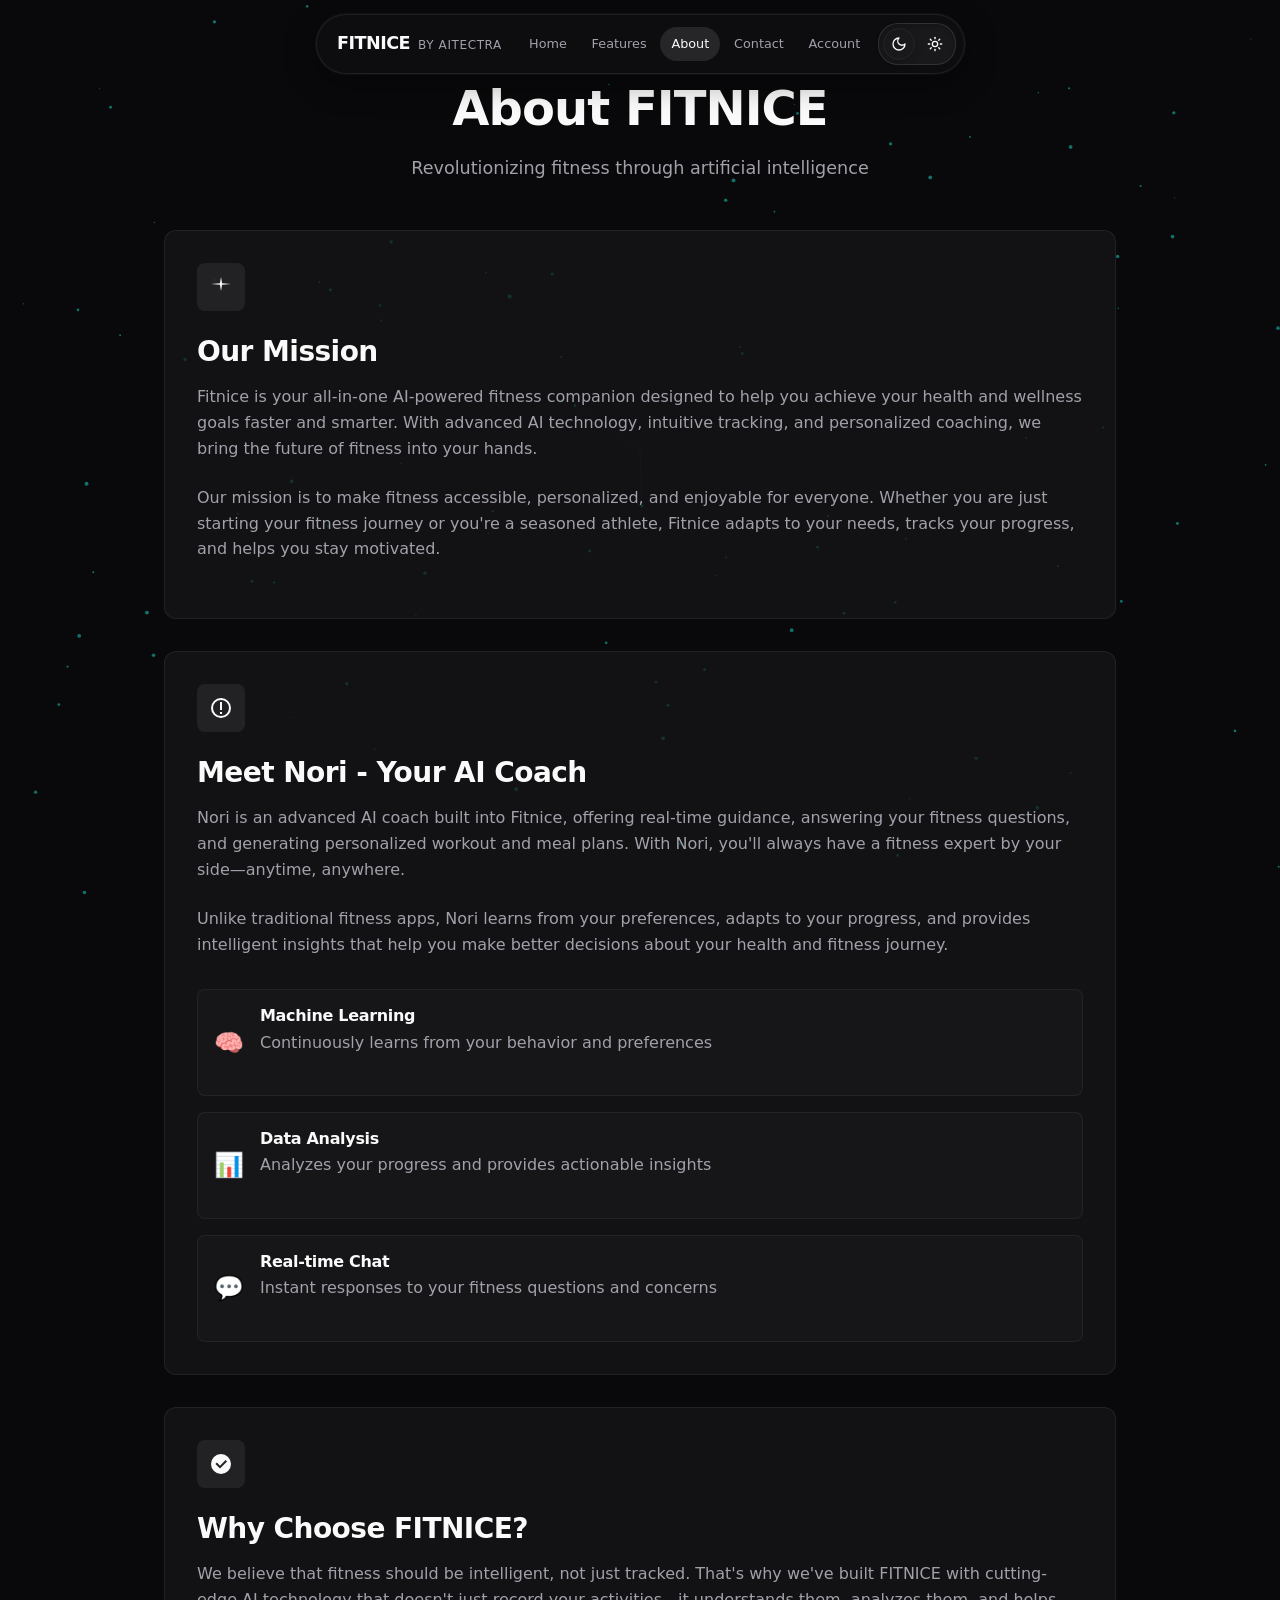
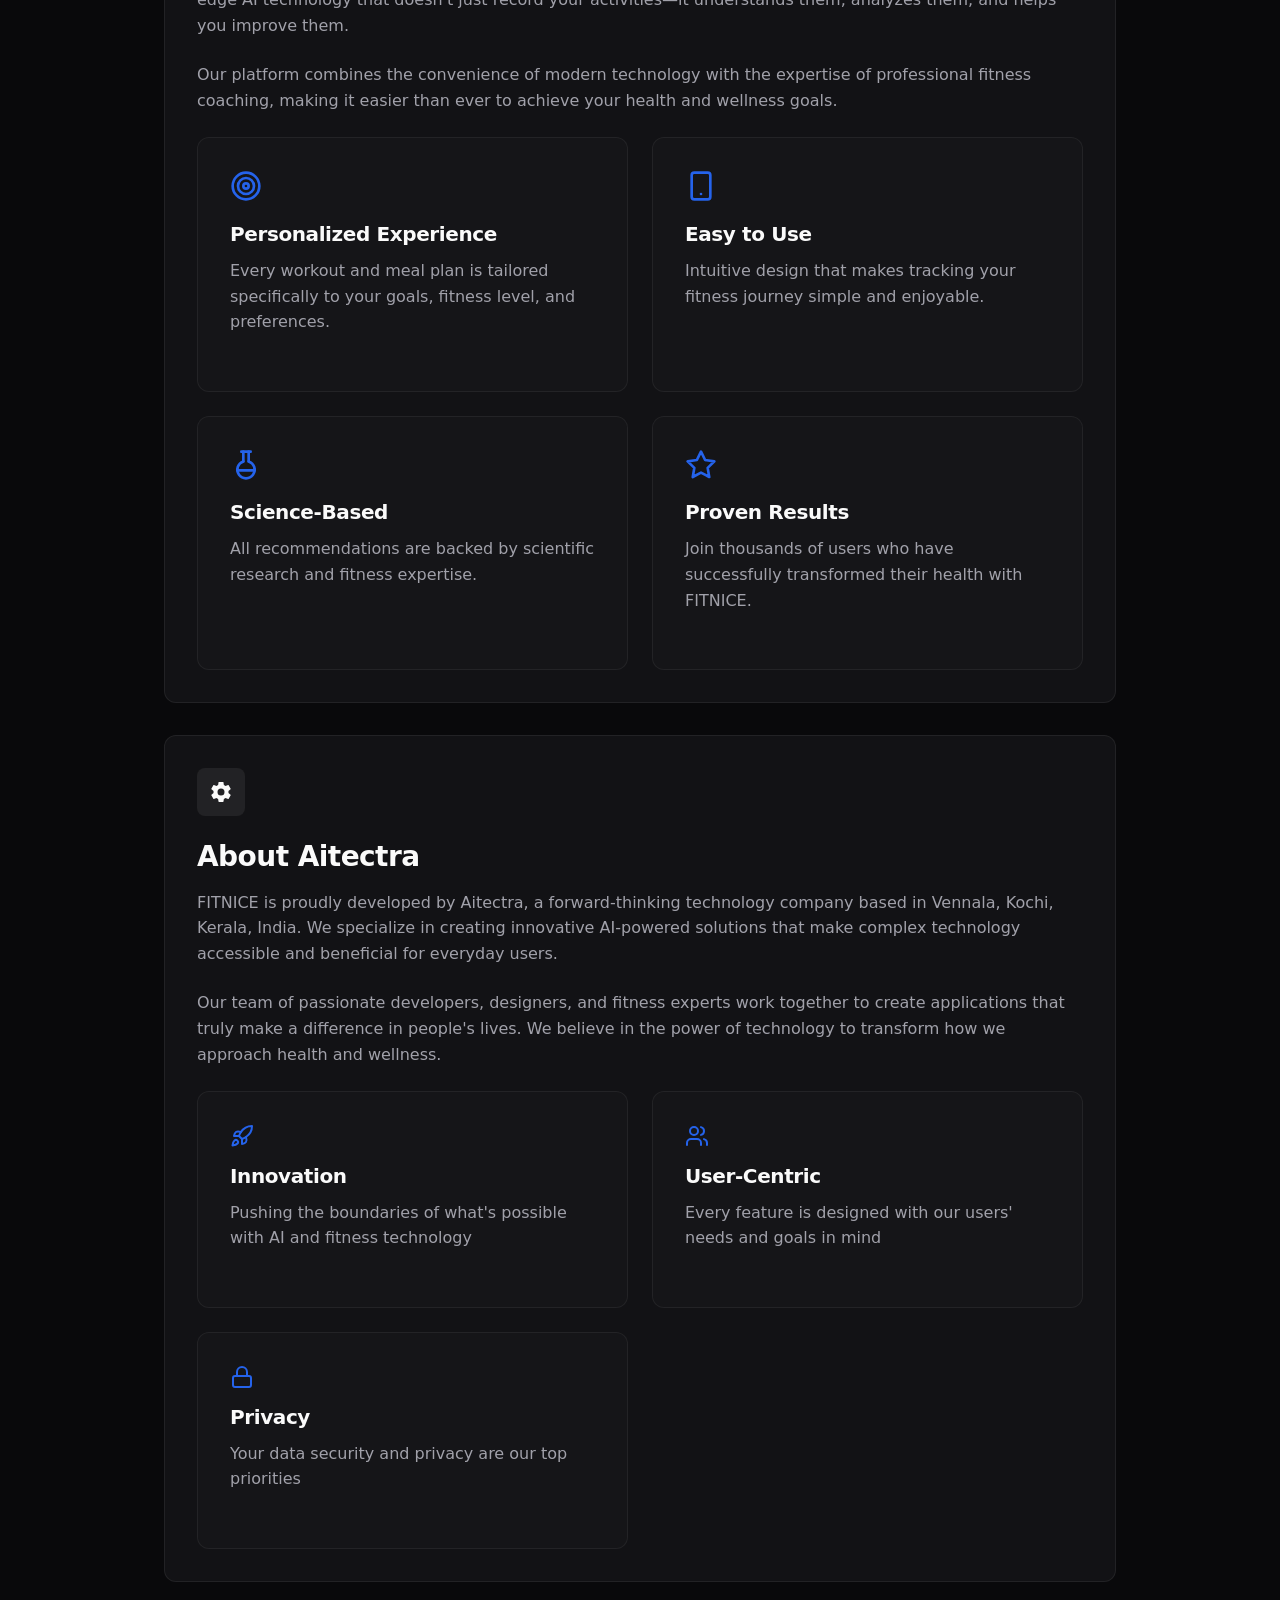
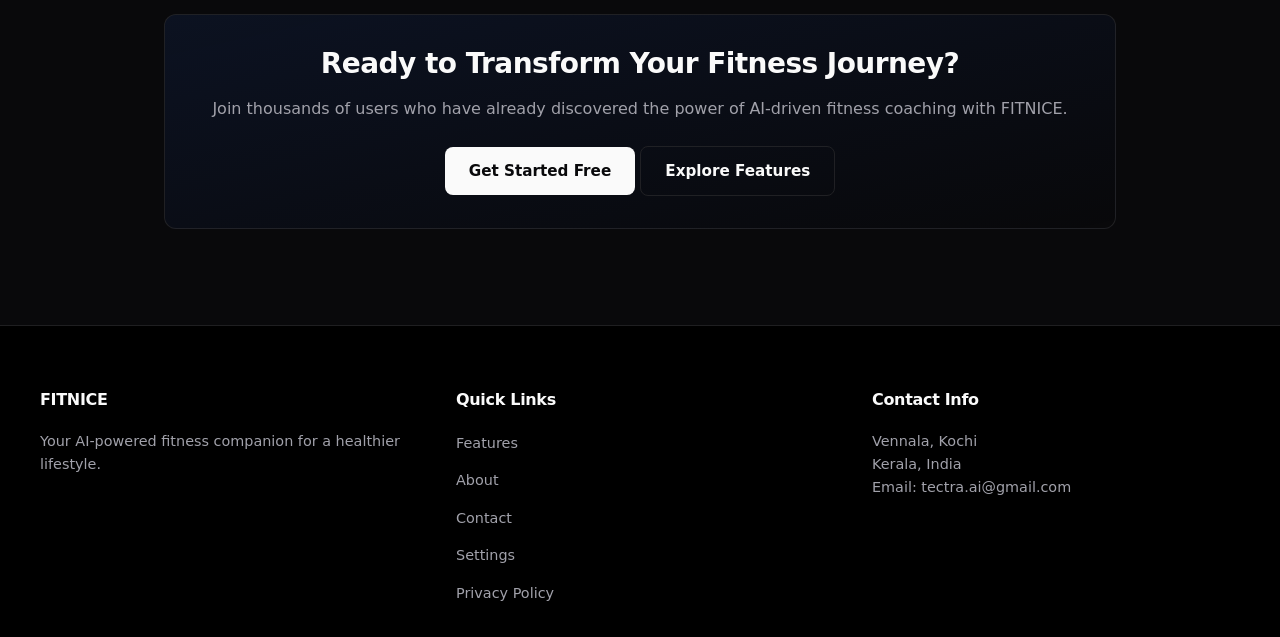
<file: about.html>
<!DOCTYPE html>
<html lang="en">
<head>
    <meta charset="UTF-8">
    <meta name="viewport" content="width=device-width, initial-scale=1.0">
    <meta name="theme-color" content="#09090b">
    <meta name="description" content="Learn about FITNICE - Your AI-powered fitness companion designed to revolutionize your health journey with intelligent tracking and personalized coaching.">
    <title>About - FITNICE</title>
    <link rel="stylesheet" href="styles.css">
    <link rel="preconnect" href="https://fonts.googleapis.com">
    <link rel="preconnect" href="https://fonts.gstatic.com" crossorigin>
</head>
<body>
  <!-- Navigation - Dynamic Island -->
<nav class="navbar">
    <div class="nav-container">
        <div class="nav-logo">
            <h2>FITNICE</h2>
            <span class="company-name">by Aitectra</span>
        </div>
        <div class="nav-menu">
            <a href="index.html" class="nav-link">Home</a>
            <a href="features.html" class="nav-link">Features</a>
            <a href="about.html" class="nav-link active">About</a>
            <a href="contact.html" class="nav-link">Contact</a>
            <a href="account.html" class="nav-link">Account</a>
            <div class="theme-switcher premium">
                <button class="theme-btn active" data-theme="dark" aria-label="Dark theme" title="Dark">
                    <svg xmlns="http://www.w3.org/2000/svg" width="16" height="16" viewBox="0 0 24 24" fill="none" stroke="currentColor" stroke-width="2" stroke-linecap="round" stroke-linejoin="round"><path d="M12 3a6 6 0 0 0 9 9 9 9 0 1 1-9-9Z"/></svg>
                </button>
                <button class="theme-btn" data-theme="light" aria-label="Light theme" title="Light">
                    <svg xmlns="http://www.w3.org/2000/svg" width="16" height="16" viewBox="0 0 24 24" fill="none" stroke="currentColor" stroke-width="2" stroke-linecap="round" stroke-linejoin="round"><circle cx="12" cy="12" r="4"/><path d="M12 2v2"/><path d="M12 20v2"/><path d="m4.93 4.93 1.41 1.41"/><path d="m17.66 17.66 1.41 1.41"/><path d="M2 12h2"/><path d="M20 12h2"/><path d="m6.34 17.66-1.41 1.41"/><path d="m19.07 4.93-1.41 1.41"/></svg>
                </button>
            </div>
        </div>
        <button class="menu-toggle" id="menuToggle" aria-label="Toggle menu">☰</button>
    </div>
</nav>

<!-- Mobile Panel -->
<div class="mobile-panel" id="mobilePanel">
    <a href="index.html">Home</a>
    <a href="features.html">Features</a>
    <a href="about.html">About</a>
    <a href="contact.html">Contact</a>
    <a href="account.html">Account</a>
    <div class="mobile-theme-selector premium-mobile">
        <button class="mobile-theme-option active" data-theme="dark">
            <svg xmlns="http://www.w3.org/2000/svg" width="16" height="16" viewBox="0 0 24 24" fill="none" stroke="currentColor" stroke-width="2" stroke-linecap="round" stroke-linejoin="round"><path d="M12 3a6 6 0 0 0 9 9 9 9 0 1 1-9-9Z"/></svg>
            Dark
        </button>
        <button class="mobile-theme-option" data-theme="light">
            <svg xmlns="http://www.w3.org/2000/svg" width="16" height="16" viewBox="0 0 24 24" fill="none" stroke="currentColor" stroke-width="2" stroke-linecap="round" stroke-linejoin="round"><circle cx="12" cy="12" r="4"/><path d="M12 2v2"/><path d="M12 20v2"/><path d="m4.93 4.93 1.41 1.41"/><path d="m17.66 17.66 1.41 1.41"/><path d="M2 12h2"/><path d="M20 12h2"/><path d="m6.34 17.66-1.41 1.41"/><path d="m19.07 4.93-1.41 1.41"/></svg>
            Light
        </button>
    </div>
</div>

    <main class="about-page">
        <div class="about-header reveal">
            <h1>About FITNICE</h1>
            <p>Revolutionizing fitness through artificial intelligence</p>
        </div>

        <div class="about-content">
            <div class="about-section reveal">
                <div class="section-icon">
                    <div class="icon-circle">
                        <svg class="section-icon-svg" fill="currentColor" viewBox="0 0 24 24">
                            <path d="M12 2L13.09 8.26L22 9L13.09 9.74L12 16L10.91 9.74L2 9L10.91 8.26L12 2Z"/>
                        </svg>
                    </div>
                </div>
                <h2>Our Mission</h2>
                <p>Fitnice is your all-in-one AI-powered fitness companion designed to help you achieve your health and wellness goals faster and smarter. With advanced AI technology, intuitive tracking, and personalized coaching, we bring the future of fitness into your hands.</p>
                
                <p>Our mission is to make fitness accessible, personalized, and enjoyable for everyone. Whether you are just starting your fitness journey or you're a seasoned athlete, Fitnice adapts to your needs, tracks your progress, and helps you stay motivated.</p>
            </div>

            <div class="about-section reveal">
                <div class="section-icon">
                    <div class="icon-circle ai-icon">
                        <svg class="section-icon-svg" fill="currentColor" viewBox="0 0 24 24">
                            <path d="M12,2A10,10 0 0,0 2,12A10,10 0 0,0 12,22A10,10 0 0,0 22,12A10,10 0 0,0 12,2M12,4A8,8 0 0,1 20,12A8,8 0 0,1 12,20A8,8 0 0,1 4,12A8,8 0 0,1 12,4M11,6V14H13V6H11M11,16V18H13V16H11Z"/>
                        </svg>
                    </div>
                </div>
                <h2>Meet Nori - Your AI Coach</h2>
                <p>Nori is an advanced AI coach built into Fitnice, offering real-time guidance, answering your fitness questions, and generating personalized workout and meal plans. With Nori, you'll always have a fitness expert by your side—anytime, anywhere.</p>
                
                <p>Unlike traditional fitness apps, Nori learns from your preferences, adapts to your progress, and provides intelligent insights that help you make better decisions about your health and fitness journey.</p>

                <div class="ai-features">
                    <div class="ai-feature">
                        <div class="ai-feature-icon">🧠</div>
                        <div class="ai-feature-content">
                            <h4>Machine Learning</h4>
                            <p>Continuously learns from your behavior and preferences</p>
                        </div>
                    </div>
                    <div class="ai-feature">
                        <div class="ai-feature-icon">📊</div>
                        <div class="ai-feature-content">
                            <h4>Data Analysis</h4>
                            <p>Analyzes your progress and provides actionable insights</p>
                        </div>
                    </div>
                    <div class="ai-feature">
                        <div class="ai-feature-icon">💬</div>
                        <div class="ai-feature-content">
                            <h4>Real-time Chat</h4>
                            <p>Instant responses to your fitness questions and concerns</p>
                        </div>
                    </div>
                </div>
            </div>

            <div class="about-section reveal">
                <div class="section-icon">
                    <div class="icon-circle choice-icon">
                        <svg class="section-icon-svg" fill="currentColor" viewBox="0 0 24 24">
                            <path d="M12,2A10,10 0 0,1 22,12A10,10 0 0,1 12,22A10,10 0 0,1 2,12A10,10 0 0,1 12,2M11,16.5L18,9.5L16.59,8.09L11,13.67L7.91,10.59L6.5,12L11,16.5Z"/>
                        </svg>
                    </div>
                </div>
                <h2>Why Choose FITNICE?</h2>
                <p>We believe that fitness should be intelligent, not just tracked. That's why we've built FITNICE with cutting-edge AI technology that doesn't just record your activities—it understands them, analyzes them, and helps you improve them.</p>
                
                <p>Our platform combines the convenience of modern technology with the expertise of professional fitness coaching, making it easier than ever to achieve your health and wellness goals.</p>

                <div class="why-choose-grid">
                    <div class="choice-item">
                        <svg xmlns="http://www.w3.org/2000/svg" width="32" height="32" viewBox="0 0 24 24" fill="none" stroke="var(--primary)" stroke-width="2" stroke-linecap="round" stroke-linejoin="round" style="margin-bottom: 12px;"><circle cx="12" cy="12" r="10"/><circle cx="12" cy="12" r="6"/><circle cx="12" cy="12" r="2"/></svg>
                        <h4>Personalized Experience</h4>
                        <p>Every workout and meal plan is tailored specifically to your goals, fitness level, and preferences.</p>
                    </div>
                    <div class="choice-item">
                        <svg xmlns="http://www.w3.org/2000/svg" width="32" height="32" viewBox="0 0 24 24" fill="none" stroke="var(--primary)" stroke-width="2" stroke-linecap="round" stroke-linejoin="round" style="margin-bottom: 12px;"><rect width="14" height="20" x="5" y="2" rx="2" ry="2"/><path d="M12 18h.01"/></svg>
                        <h4>Easy to Use</h4>
                        <p>Intuitive design that makes tracking your fitness journey simple and enjoyable.</p>
                    </div>
                    <div class="choice-item">
                        <svg xmlns="http://www.w3.org/2000/svg" width="32" height="32" viewBox="0 0 24 24" fill="none" stroke="var(--primary)" stroke-width="2" stroke-linecap="round" stroke-linejoin="round" style="margin-bottom: 12px;"><path d="M10 2v7.31"/><path d="M14 9.3V1.99"/><path d="M8.5 2h7"/><path d="M14 9.3a6.5 6.5 0 1 1-4 0"/><path d="M5.52 16h12.96"/></svg>
                        <h4>Science-Based</h4>
                        <p>All recommendations are backed by scientific research and fitness expertise.</p>
                    </div>
                    <div class="choice-item">
                        <svg xmlns="http://www.w3.org/2000/svg" width="32" height="32" viewBox="0 0 24 24" fill="none" stroke="var(--primary)" stroke-width="2" stroke-linecap="round" stroke-linejoin="round" style="margin-bottom: 12px;"><polygon points="12 2 15.09 8.26 22 9.27 17 14.14 18.18 21.02 12 17.77 5.82 21.02 7 14.14 2 9.27 8.91 8.26 12 2"/></svg>
                        <h4>Proven Results</h4>
                        <p>Join thousands of users who have successfully transformed their health with FITNICE.</p>
                    </div>
                </div>
            </div>

            <div class="about-section company-section reveal">
                <div class="section-icon">
                    <div class="icon-circle company-icon">
                        <svg class="section-icon-svg" fill="currentColor" viewBox="0 0 24 24">
                            <path d="M12,15.5A3.5,3.5 0 0,1 8.5,12A3.5,3.5 0 0,1 12,8.5A3.5,3.5 0 0,1 15.5,12A3.5,3.5 0 0,1 12,15.5M19.43,12.97C19.47,12.65 19.5,12.33 19.5,12C19.5,11.67 19.47,11.34 19.43,11L21.54,9.37C21.73,9.22 21.78,8.95 21.66,8.73L19.66,5.27C19.54,5.05 19.27,4.96 19.05,5.05L16.56,6.05C16.04,5.66 15.5,5.32 14.87,5.07L14.5,2.42C14.46,2.18 14.25,2 14,2H10C9.75,2 9.54,2.18 9.5,2.42L9.13,5.07C8.5,5.32 7.96,5.66 7.44,6.05L4.95,5.05C4.73,4.96 4.46,5.05 4.34,5.27L2.34,8.73C2.22,8.95 2.27,9.22 2.46,9.37L4.57,11C4.53,11.34 4.5,11.67 4.5,12C4.5,12.33 4.53,12.65 4.57,12.97L2.46,14.63C2.27,14.78 2.22,15.05 2.34,15.27L4.34,18.73C4.46,18.95 4.73,19.03 4.95,18.95L7.44,17.94C7.96,18.34 8.5,18.68 9.13,18.93L9.5,21.58C9.54,21.82 9.75,22 10,22H14C14.25,22 14.46,21.82 14.5,21.58L14.87,18.93C15.5,18.68 16.04,18.34 16.56,17.94L19.05,18.95C19.27,19.03 19.54,18.95 19.66,18.73L21.66,15.27C21.78,15.05 21.73,14.78 21.54,14.63L19.43,12.97Z"/>
                        </svg>
                    </div>
                </div>
                <h2>About Aitectra</h2>
                <p>FITNICE is proudly developed by Aitectra, a forward-thinking technology company based in Vennala, Kochi, Kerala, India. We specialize in creating innovative AI-powered solutions that make complex technology accessible and beneficial for everyday users.</p>
                
                <p>Our team of passionate developers, designers, and fitness experts work together to create applications that truly make a difference in people's lives. We believe in the power of technology to transform how we approach health and wellness.</p>

                <div class="company-values">
                    <div class="value-item">
                        <svg xmlns="http://www.w3.org/2000/svg" width="24" height="24" viewBox="0 0 24 24" fill="none" stroke="var(--primary)" stroke-width="2" stroke-linecap="round" stroke-linejoin="round" style="margin-bottom: 8px;"><path d="M4.5 16.5c-1.5 1.26-2 5-2 5s3.74-.5 5-2c.71-.84.7-2.13-.09-2.91a2.18 2.18 0 0 0-2.91-.09z"/><path d="m12 15-3-3a22 22 0 0 1 2-3.95A12.88 12.88 0 0 1 22 2c0 2.72-.78 7.5-6 11a22.35 22.35 0 0 1-4 2z"/><path d="M9 12H4s.55-3.03 2-4c1.62-1.08 5 0 5 0"/><path d="M12 15v5s3.03-.55 4-2c1.08-1.62 0-5 0-5"/></svg>
                        <h4>Innovation</h4>
                        <p>Pushing the boundaries of what's possible with AI and fitness technology</p>
                    </div>
                    <div class="value-item">
                        <svg xmlns="http://www.w3.org/2000/svg" width="24" height="24" viewBox="0 0 24 24" fill="none" stroke="var(--primary)" stroke-width="2" stroke-linecap="round" stroke-linejoin="round" style="margin-bottom: 8px;"><path d="M16 21v-2a4 4 0 0 0-4-4H6a4 4 0 0 0-4 4v2"/><circle cx="9" cy="7" r="4"/><path d="M22 21v-2a4 4 0 0 0-3-3.87"/><path d="M16 3.13a4 4 0 0 1 0 7.75"/></svg>
                        <h4>User-Centric</h4>
                        <p>Every feature is designed with our users' needs and goals in mind</p>
                    </div>
                    <div class="value-item">
                        <svg xmlns="http://www.w3.org/2000/svg" width="24" height="24" viewBox="0 0 24 24" fill="none" stroke="var(--primary)" stroke-width="2" stroke-linecap="round" stroke-linejoin="round" style="margin-bottom: 8px;"><rect width="18" height="11" x="3" y="11" rx="2" ry="2"/><path d="M7 11V7a5 5 0 0 1 10 0v4"/></svg>
                        <h4>Privacy</h4>
                        <p>Your data security and privacy are our top priorities</p>
                    </div>
                </div>
            </div>

            <div class="about-section cta-section reveal">
                <div class="cta-content">
                    <h2>Ready to Transform Your Fitness Journey?</h2>
                    <p>Join thousands of users who have already discovered the power of AI-driven fitness coaching with FITNICE.</p>
                    <div class="cta-buttons">
                        <a href="index.html" class="cta-button">Get Started Free</a>
                        <a href="features.html" class="cta-button secondary">Explore Features</a>
                    </div>
                </div>
            </div>
        </div>
    </main>

    <footer class="footer">
        <div class="footer-content">
            <div class="footer-section">
                <h3>FITNICE</h3>
                <p>Your AI-powered fitness companion for a healthier lifestyle.</p>
            </div>
            <div class="footer-section">
                <h3>Quick Links</h3>
                <ul>
                    <li><a href="features.html">Features</a></li>
                    <li><a href="about.html">About</a></li>
                    <li><a href="contact.html">Contact</a></li>
                    <li><a href="settings.html">Settings</a></li>
                    <li><a href="privacypolicy.html">Privacy Policy</a></li>
                </ul>
            </div>
            <div class="footer-section">
                <h3>Contact Info</h3>
                <p>Vennala, Kochi<br>Kerala, India</p>
                <p>Email: tectra.ai@gmail.com</p>
            </div>
        </div>
    </footer>

    <!-- Mobile Navigation Panel -->
    <nav class="mobile-panel" id="mobilePanel" aria-hidden="true">
        <a href="index.html">Home</a>
        <a href="features.html">Features</a>
        <a href="about.html">About</a>
        <a href="contact.html">Contact</a>
        <a href="settings.html">Settings</a>
        <a href="privacypolicy.html">Privacy</a>
        <div class="mobile-theme-selector premium-mobile">
        <button class="mobile-theme-option active" data-theme="dark">
            <svg xmlns="http://www.w3.org/2000/svg" width="16" height="16" viewBox="0 0 24 24" fill="none" stroke="currentColor" stroke-width="2" stroke-linecap="round" stroke-linejoin="round"><path d="M12 3a6 6 0 0 0 9 9 9 9 0 1 1-9-9Z"/></svg>
            Dark
        </button>
        <button class="mobile-theme-option" data-theme="light">
            <svg xmlns="http://www.w3.org/2000/svg" width="16" height="16" viewBox="0 0 24 24" fill="none" stroke="currentColor" stroke-width="2" stroke-linecap="round" stroke-linejoin="round"><circle cx="12" cy="12" r="4"/><path d="M12 2v2"/><path d="M12 20v2"/><path d="m4.93 4.93 1.41 1.41"/><path d="m17.66 17.66 1.41 1.41"/><path d="M2 12h2"/><path d="M20 12h2"/><path d="m6.34 17.66-1.41 1.41"/><path d="m19.07 4.93-1.41 1.41"/></svg>
            Light
        </button>
    </div>
    </nav>

    <script src="site.js"></script>
</body>
</html>
</file>
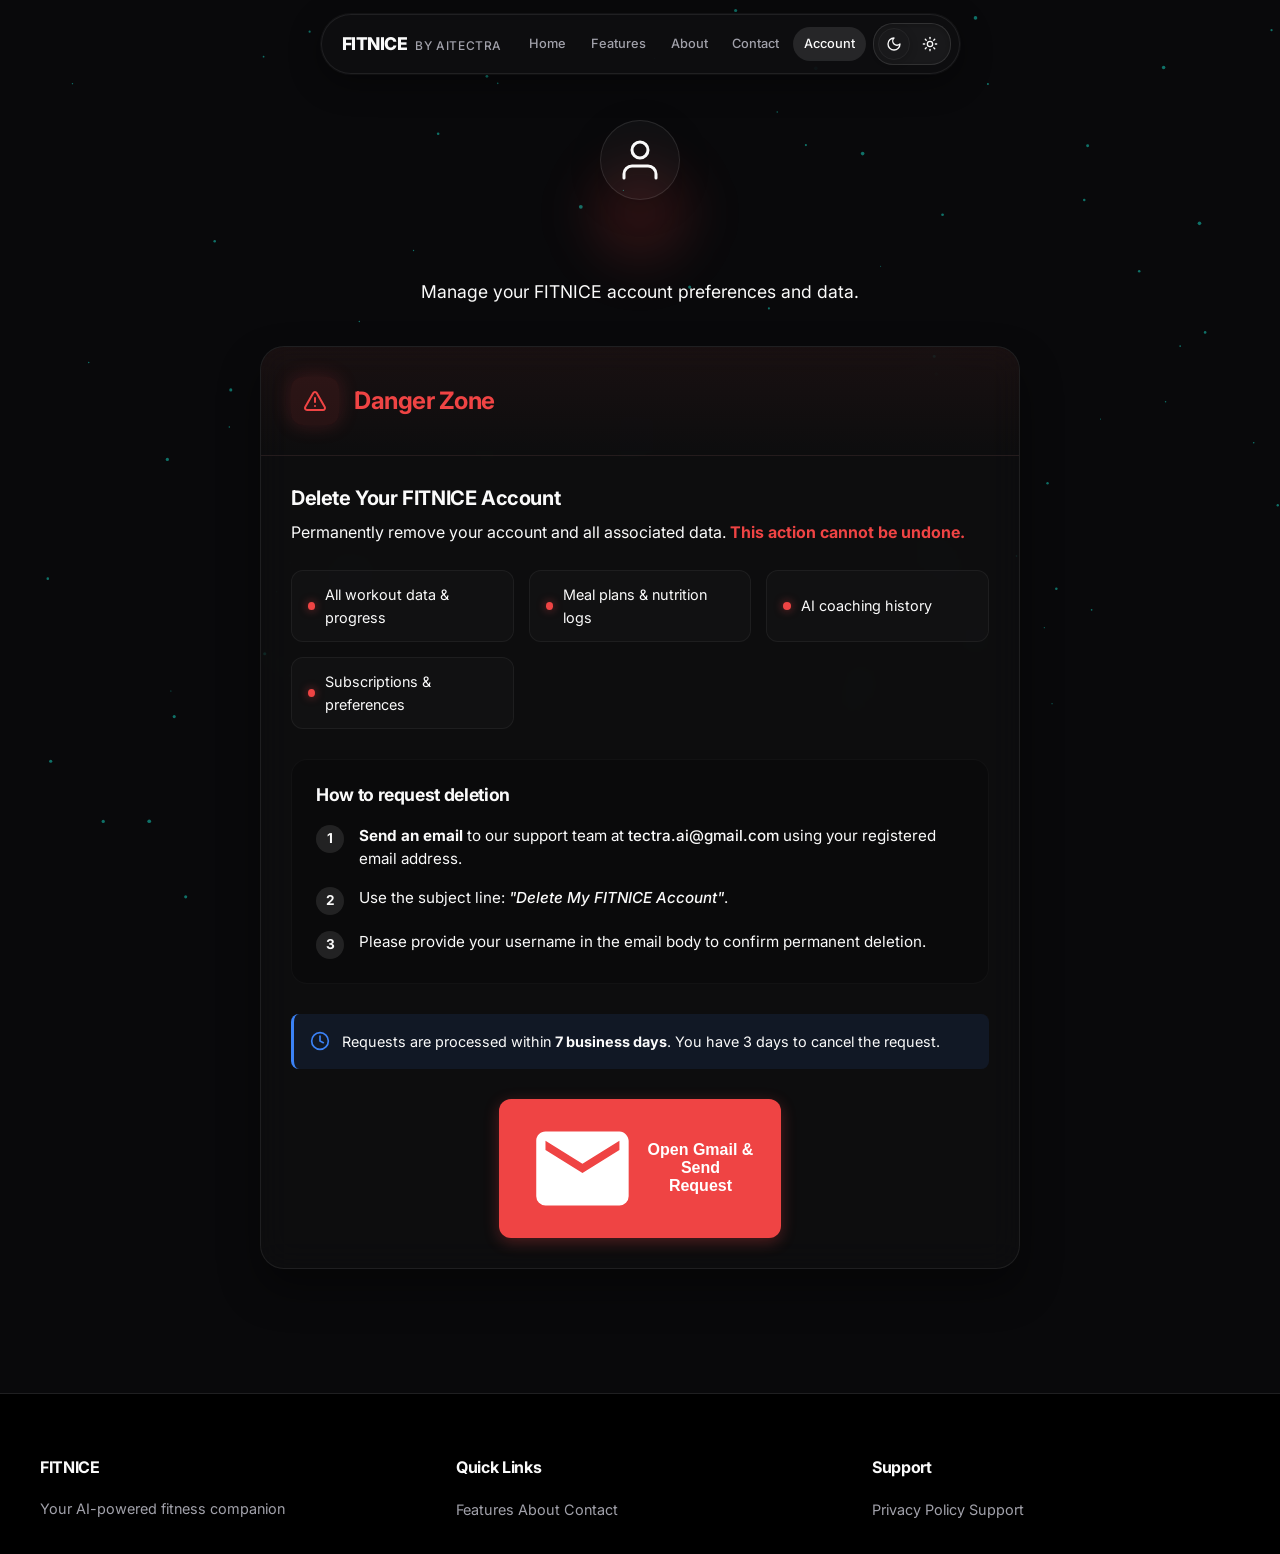
<file: account.html>
<!DOCTYPE html>
<html lang="en">
<head>
    <meta charset="UTF-8">
    <meta name="viewport" content="width=device-width, initial-scale=1.0">
    <title>Delete Account - FITNICE</title>
    <link rel="stylesheet" href="styles.css">
    <link rel="preconnect" href="https://fonts.googleapis.com">
    <link rel="preconnect" href="https://fonts.gstatic.com" crossorigin>
    <link href="https://fonts.googleapis.com/css2?family=Inter:wght@300;400;500;600;700;800;900&display=swap" rel="stylesheet">
</head>
<body>
<!-- Navigation - Dynamic Island -->
<nav class="navbar">
    <div class="nav-container">
        <div class="nav-logo">
            <h2>FITNICE</h2>
            <span class="company-name">by Aitectra</span>
        </div>
        <div class="nav-menu">
            <a href="index.html" class="nav-link">Home</a>
            <a href="features.html" class="nav-link">Features</a>
            <a href="about.html" class="nav-link">About</a>
            <a href="contact.html" class="nav-link">Contact</a>
            <a href="account.html" class="nav-link active">Account</a>
            <div class="theme-switcher premium">
                <button class="theme-btn active" data-theme="dark" aria-label="Dark theme" title="Dark">
                    <svg xmlns="http://www.w3.org/2000/svg" width="16" height="16" viewBox="0 0 24 24" fill="none" stroke="currentColor" stroke-width="2" stroke-linecap="round" stroke-linejoin="round"><path d="M12 3a6 6 0 0 0 9 9 9 9 0 1 1-9-9Z"/></svg>
                </button>
                <button class="theme-btn" data-theme="light" aria-label="Light theme" title="Light">
                    <svg xmlns="http://www.w3.org/2000/svg" width="16" height="16" viewBox="0 0 24 24" fill="none" stroke="currentColor" stroke-width="2" stroke-linecap="round" stroke-linejoin="round"><circle cx="12" cy="12" r="4"/><path d="M12 2v2"/><path d="M12 20v2"/><path d="m4.93 4.93 1.41 1.41"/><path d="m17.66 17.66 1.41 1.41"/><path d="M2 12h2"/><path d="M20 12h2"/><path d="m6.34 17.66-1.41 1.41"/><path d="m19.07 4.93-1.41 1.41"/></svg>
                </button>
            </div>
        </div>
        <button class="menu-toggle" id="menuToggle" aria-label="Toggle menu">☰</button>
    </div>
</nav>

<!-- Mobile Panel -->
<div class="mobile-panel" id="mobilePanel">
    <a href="index.html">Home</a>
    <a href="features.html">Features</a>
    <a href="about.html">About</a>
    <a href="contact.html">Contact</a>
    <a href="account.html">Account</a>
    <div class="mobile-theme-selector premium-mobile">
        <button class="mobile-theme-option active" data-theme="dark">
            <svg xmlns="http://www.w3.org/2000/svg" width="16" height="16" viewBox="0 0 24 24" fill="none" stroke="currentColor" stroke-width="2" stroke-linecap="round" stroke-linejoin="round"><path d="M12 3a6 6 0 0 0 9 9 9 9 0 1 1-9-9Z"/></svg>
            Dark
        </button>
        <button class="mobile-theme-option" data-theme="light">
            <svg xmlns="http://www.w3.org/2000/svg" width="16" height="16" viewBox="0 0 24 24" fill="none" stroke="currentColor" stroke-width="2" stroke-linecap="round" stroke-linejoin="round"><circle cx="12" cy="12" r="4"/><path d="M12 2v2"/><path d="M12 20v2"/><path d="m4.93 4.93 1.41 1.41"/><path d="m17.66 17.66 1.41 1.41"/><path d="M2 12h2"/><path d="M20 12h2"/><path d="m6.34 17.66-1.41 1.41"/><path d="m19.07 4.93-1.41 1.41"/></svg>
            Light
        </button>
    </div>
</div>

<!-- Account Page Content -->
<div class="account-page-wrapper">
    <!-- Premium Header -->
    <header class="account-hero reveal">
        <div class="hero-glow"></div>
        <div class="hero-icon-wrapper">
            <svg xmlns="http://www.w3.org/2000/svg" width="48" height="48" viewBox="0 0 24 24" fill="none" stroke="currentColor" stroke-width="1.5" stroke-linecap="round" stroke-linejoin="round" class="hero-icon"><path d="M20 21v-2a4 4 0 0 0-4-4H8a4 4 0 0 0-4 4v2"/><circle cx="12" cy="7" r="4"/></svg>
        </div>
        <h1>Account Settings</h1>
        <p class="hero-subtitle">Manage your FITNICE account preferences and data.</p>
    </header>

    <main class="account-content">
        <!-- Danger Zone Card -->
        <section class="glass-card danger-zone reveal delay-1">
            <div class="card-header danger">
                <div class="icon-box red-glow">
                    <svg xmlns="http://www.w3.org/2000/svg" width="24" height="24" viewBox="0 0 24 24" fill="none" stroke="#ef4444" stroke-width="2" stroke-linecap="round" stroke-linejoin="round"><path d="m21.73 18-8-14a2 2 0 0 0-3.48 0l-8 14A2 2 0 0 0 4 21h16a2 2 0 0 0 1.73-3Z"/><line x1="12" x2="12" y1="9" y2="13"/><line x1="12" x2="12.01" y1="17" y2="17"/></svg>
                </div>
                <h2>Danger Zone</h2>
            </div>
            
            <div class="card-body">
                <h3 class="danger-title">Delete Your FITNICE Account</h3>
                <p class="warning-text">
                    Permanently remove your account and all associated data. <strong>This action cannot be undone.</strong>
                </p>
                
                <div class="info-grid">
                    <div class="info-item">
                        <span class="dot"></span>
                        <p>All workout data & progress</p>
                    </div>
                    <div class="info-item">
                        <span class="dot"></span>
                        <p>Meal plans & nutrition logs</p>
                    </div>
                    <div class="info-item">
                        <span class="dot"></span>
                        <p>AI coaching history</p>
                    </div>
                    <div class="info-item">
                        <span class="dot"></span>
                        <p>Subscriptions & preferences</p>
                    </div>
                </div>

                <div class="deletion-steps-modern">
                    <h3 class="steps-title">How to request deletion</h3>
                    <div class="step-modern">
                        <div class="step-number">1</div>
                        <div class="step-text">
                            <strong>Send an email</strong> to our support team at <span class="highlight-text">tectra.ai@gmail.com</span> using your registered email address.
                        </div>
                    </div>
                    <div class="step-modern">
                        <div class="step-number">2</div>
                        <div class="step-text">
                            Use the subject line: <em class="highlight-text">"Delete My FITNICE Account"</em>.
                        </div>
                    </div>
                    <div class="step-modern">
                        <div class="step-number">3</div>
                        <div class="step-text">
                            Please provide your username in the email body to confirm permanent deletion.
                        </div>
                    </div>
                </div>

                <div class="processing-note">
                    <svg xmlns="http://www.w3.org/2000/svg" width="20" height="20" viewBox="0 0 24 24" fill="none" stroke="currentColor" stroke-width="2" stroke-linecap="round" stroke-linejoin="round"><circle cx="12" cy="12" r="10"/><polyline points="12 6 12 12 16 14"/></svg>
                    <span>Requests are processed within <strong>7 business days</strong>. You have 3 days to cancel the request.</span>
                </div>

                <button id="openEmailBtn" class="premium-btn danger-btn">
                    <span class="btn-glow"></span>
                    <svg class="btn-icon" viewBox="0 0 24 24" fill="currentColor">
                        <path d="M20,8L12,13L4,8V6L12,11L20,6M20,4H4C2.89,4 2,4.89 2,6V18A2,2 0 0,0 4,20H20A2,2 0 0,0 22,18V6C22,5.11 21.1,4 20,4Z"/>
                    </svg>
                    <span class="btn-text">Open Gmail & Send Request</span>
                </button>
            </div>
        </section>
    </main>
</div>

<!-- Footer -->
<footer class="footer">
    <div class="footer-content">
        <div class="footer-section">
            <h3>FITNICE</h3>
            <p>Your AI-powered fitness companion</p>
        </div>
        <div class="footer-section">
            <h3>Quick Links</h3>
            <a href="features.html">Features</a>
            <a href="about.html">About</a>
            <a href="contact.html">Contact</a>
        </div>
        <div class="footer-section">
            <h3>Support</h3>
            <a href="privacypolicy.html">Privacy Policy</a>
            <a href="mailto:tectra.ai@gmail.com">Support</a>
        </div>
    </div>
</footer>

<script src="site.js"></script>
<script src="delete-account.js"></script>
</body>
</html>
</file>
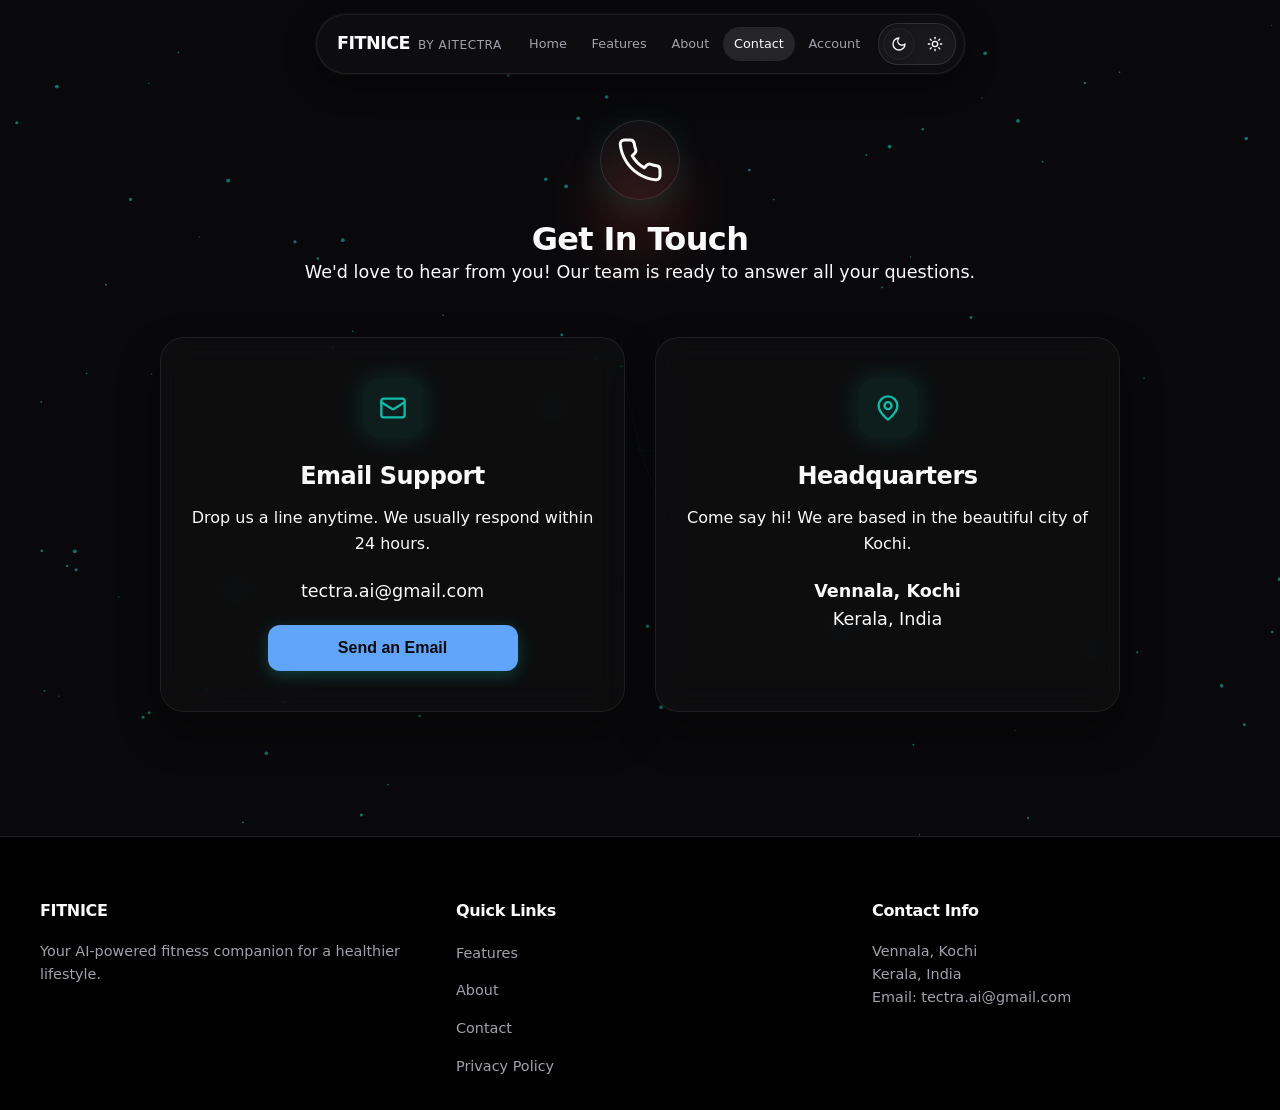
<file: contact.html>
<!DOCTYPE html>
<html lang="en">
<head>
    <meta charset="UTF-8">
    <meta name="viewport" content="width=device-width, initial-scale=1.0">
    <meta name="theme-color" content="#09090b">
    <title>Contact - FITNICE</title>
    <link rel="stylesheet" href="styles.css">
</head>
<body>
<!-- Navigation - Dynamic Island -->
<nav class="navbar">
    <div class="nav-container">
        <div class="nav-logo">
            <h2>FITNICE</h2>
            <span class="company-name">by Aitectra</span>
        </div>
        <div class="nav-menu">
            <a href="index.html" class="nav-link">Home</a>
            <a href="features.html" class="nav-link">Features</a>
            <a href="about.html" class="nav-link">About</a>
            <a href="contact.html" class="nav-link active">Contact</a>
            <a href="account.html" class="nav-link">Account</a>
            <div class="theme-switcher premium">
                <button class="theme-btn active" data-theme="dark" aria-label="Dark theme" title="Dark">
                    <svg xmlns="http://www.w3.org/2000/svg" width="16" height="16" viewBox="0 0 24 24" fill="none" stroke="currentColor" stroke-width="2" stroke-linecap="round" stroke-linejoin="round"><path d="M12 3a6 6 0 0 0 9 9 9 9 0 1 1-9-9Z"/></svg>
                </button>
                <button class="theme-btn" data-theme="light" aria-label="Light theme" title="Light">
                    <svg xmlns="http://www.w3.org/2000/svg" width="16" height="16" viewBox="0 0 24 24" fill="none" stroke="currentColor" stroke-width="2" stroke-linecap="round" stroke-linejoin="round"><circle cx="12" cy="12" r="4"/><path d="M12 2v2"/><path d="M12 20v2"/><path d="m4.93 4.93 1.41 1.41"/><path d="m17.66 17.66 1.41 1.41"/><path d="M2 12h2"/><path d="M20 12h2"/><path d="m6.34 17.66-1.41 1.41"/><path d="m19.07 4.93-1.41 1.41"/></svg>
                </button>
            </div>
        </div>
        <button class="menu-toggle" id="menuToggle" aria-label="Toggle menu">☰</button>
    </div>
</nav>

<!-- Mobile Panel -->
<div class="mobile-panel" id="mobilePanel">
    <a href="index.html">Home</a>
    <a href="features.html">Features</a>
    <a href="about.html">About</a>
    <a href="contact.html">Contact</a>
    <a href="account.html">Account</a>
    <div class="mobile-theme-selector premium-mobile">
        <button class="mobile-theme-option active" data-theme="dark">
            <svg xmlns="http://www.w3.org/2000/svg" width="16" height="16" viewBox="0 0 24 24" fill="none" stroke="currentColor" stroke-width="2" stroke-linecap="round" stroke-linejoin="round"><path d="M12 3a6 6 0 0 0 9 9 9 9 0 1 1-9-9Z"/></svg>
            Dark
        </button>
        <button class="mobile-theme-option" data-theme="light">
            <svg xmlns="http://www.w3.org/2000/svg" width="16" height="16" viewBox="0 0 24 24" fill="none" stroke="currentColor" stroke-width="2" stroke-linecap="round" stroke-linejoin="round"><circle cx="12" cy="12" r="4"/><path d="M12 2v2"/><path d="M12 20v2"/><path d="m4.93 4.93 1.41 1.41"/><path d="m17.66 17.66 1.41 1.41"/><path d="M2 12h2"/><path d="M20 12h2"/><path d="m6.34 17.66-1.41 1.41"/><path d="m19.07 4.93-1.41 1.41"/></svg>
            Light
        </button>
    </div>
</div>

<!-- Contact Page Content -->
<div class="contact-page-wrapper">
    <!-- Premium Header -->
    <header class="contact-hero reveal">
        <div class="hero-glow"></div>
        <div class="hero-icon-wrapper" style="box-shadow: 0 8px 32px rgba(20,184,166,0.15);">
            <svg xmlns="http://www.w3.org/2000/svg" width="48" height="48" viewBox="0 0 24 24" fill="none" stroke="currentColor" stroke-width="1.5" stroke-linecap="round" stroke-linejoin="round" class="hero-icon"><path d="M22 16.92v3a2 2 0 0 1-2.18 2 19.79 19.79 0 0 1-8.63-3.07 19.5 19.5 0 0 1-6-6 19.79 19.79 0 0 1-3.07-8.67A2 2 0 0 1 4.11 2h3a2 2 0 0 1 2 1.72 12.84 12.84 0 0 0 .7 2.81 2 2 0 0 1-.45 2.11L8.09 9.91a16 16 0 0 0 6 6l1.27-1.27a2 2 0 0 1 2.11-.45 12.84 12.84 0 0 0 2.81.7A2 2 0 0 1 22 16.92z"/></svg>
        </div>
        <h1>Get In Touch</h1>
        <p class="hero-subtitle">We'd love to hear from you! Our team is ready to answer all your questions.</p>
    </header>

    <main class="contact-content reveal delay-1">
        <div class="contact-grid">
            <!-- Email Card -->
            <section class="glass-card contact-card-modern">
                <div class="contact-card-body">
                    <div class="icon-box teal-glow">
                        <svg xmlns="http://www.w3.org/2000/svg" width="28" height="28" viewBox="0 0 24 24" fill="none" stroke="#14b8a6" stroke-width="2" stroke-linecap="round" stroke-linejoin="round"><rect width="20" height="16" x="2" y="4" rx="2"/><path d="m22 7-8.97 5.7a1.94 1.94 0 0 1-2.06 0L2 7"/></svg>
                    </div>
                    <h3>Email Support</h3>
                    <p class="contact-desc">Drop us a line anytime. We usually respond within 24 hours.</p>
                    <a href="mailto:tectra.ai@gmail.com" class="contact-link highlight-text">tectra.ai@gmail.com</a>
                    
                    <button class="premium-btn action-btn mt-auto" style="margin-top:24px;" onclick="window.location.href='mailto:tectra.ai@gmail.com'">
                        <span class="btn-glow"></span>
                        <span class="btn-text">Send an Email</span>
                    </button>
                </div>
            </section>

            <!-- Location Card -->
            <section class="glass-card contact-card-modern">
                <div class="contact-card-body">
                    <div class="icon-box teal-glow">
                        <svg xmlns="http://www.w3.org/2000/svg" width="28" height="28" viewBox="0 0 24 24" fill="none" stroke="#14b8a6" stroke-width="2" stroke-linecap="round" stroke-linejoin="round"><path d="M20 10c0 6-8 12-8 12s-8-6-8-12a8 8 0 0 1 16 0Z"/><circle cx="12" cy="10" r="3"/></svg>
                    </div>
                    <h3>Headquarters</h3>
                    <p class="contact-desc">Come say hi! We are based in the beautiful city of Kochi.</p>
                    <div class="address-box highlight-text">
                        <strong>Vennala, Kochi</strong><br>
                        Kerala, India
                    </div>
                </div>
            </section>
        </div>
    </main>
</div>

<footer class="footer">
    <div class="footer-content">
        <div class="footer-section">
            <h3>FITNICE</h3>
            <p>Your AI-powered fitness companion for a healthier lifestyle.</p>
        </div>
        <div class="footer-section">
            <h3>Quick Links</h3>
            <ul>
                <li><a href="features.html">Features</a></li>
                <li><a href="about.html">About</a></li>
                <li><a href="contact.html">Contact</a></li>
                <li><a href="privacypolicy.html">Privacy Policy</a></li>
            </ul>
        </div>
        <div class="footer-section">
            <h3>Contact Info</h3>
            <p>Vennala, Kochi<br>Kerala, India</p>
            <p>Email: tectra.ai@gmail.com</p>
        </div>
    </div>
</footer>

<script src="site.js"></script>
</body>
</html>
</file>
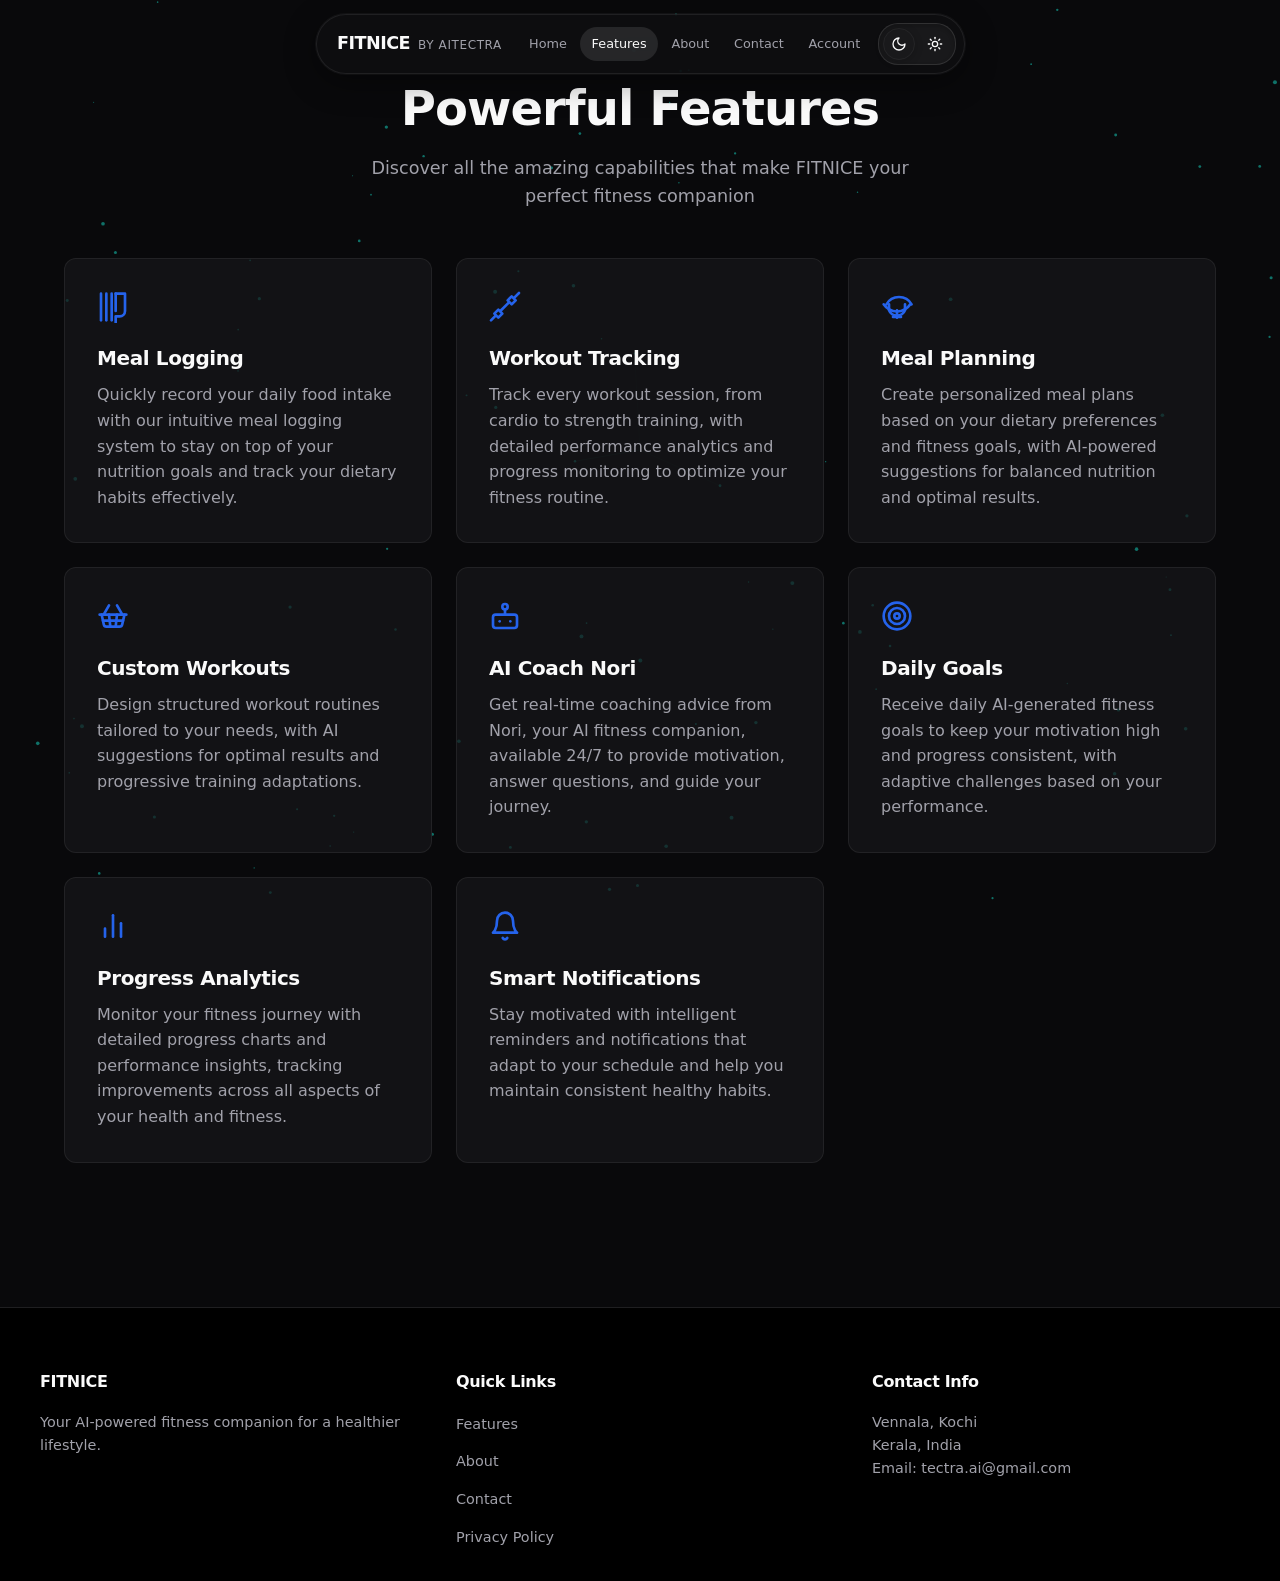
<file: features.html>
<!DOCTYPE html>
<html lang="en">
<head>
    <meta charset="UTF-8">
    <meta name="viewport" content="width=device-width, initial-scale=1.0">
    <meta name="theme-color" content="#09090b">
    <title>Features - FITNICE</title>
    <link rel="stylesheet" href="styles.css">
</head>
<body>
<!-- Navigation - Dynamic Island -->
<nav class="navbar">
    <div class="nav-container">
        <div class="nav-logo">
            <h2>FITNICE</h2>
            <span class="company-name">by Aitectra</span>
        </div>
        <div class="nav-menu">
            <a href="index.html" class="nav-link">Home</a>
            <a href="features.html" class="nav-link active">Features</a>
            <a href="about.html" class="nav-link">About</a>
            <a href="contact.html" class="nav-link">Contact</a>
            <a href="account.html" class="nav-link">Account</a>
            <div class="theme-switcher premium">
                <button class="theme-btn active" data-theme="dark" aria-label="Dark theme" title="Dark">
                    <svg xmlns="http://www.w3.org/2000/svg" width="16" height="16" viewBox="0 0 24 24" fill="none" stroke="currentColor" stroke-width="2" stroke-linecap="round" stroke-linejoin="round"><path d="M12 3a6 6 0 0 0 9 9 9 9 0 1 1-9-9Z"/></svg>
                </button>
                <button class="theme-btn" data-theme="light" aria-label="Light theme" title="Light">
                    <svg xmlns="http://www.w3.org/2000/svg" width="16" height="16" viewBox="0 0 24 24" fill="none" stroke="currentColor" stroke-width="2" stroke-linecap="round" stroke-linejoin="round"><circle cx="12" cy="12" r="4"/><path d="M12 2v2"/><path d="M12 20v2"/><path d="m4.93 4.93 1.41 1.41"/><path d="m17.66 17.66 1.41 1.41"/><path d="M2 12h2"/><path d="M20 12h2"/><path d="m6.34 17.66-1.41 1.41"/><path d="m19.07 4.93-1.41 1.41"/></svg>
                </button>
            </div>
        </div>
        <button class="menu-toggle" id="menuToggle" aria-label="Toggle menu">☰</button>
    </div>
</nav>

<!-- Mobile Panel -->
<div class="mobile-panel" id="mobilePanel">
    <a href="index.html">Home</a>
    <a href="features.html">Features</a>
    <a href="about.html">About</a>
    <a href="contact.html">Contact</a>
    <a href="account.html">Account</a>
    <div class="mobile-theme-selector premium-mobile">
        <button class="mobile-theme-option active" data-theme="dark">
            <svg xmlns="http://www.w3.org/2000/svg" width="16" height="16" viewBox="0 0 24 24" fill="none" stroke="currentColor" stroke-width="2" stroke-linecap="round" stroke-linejoin="round"><path d="M12 3a6 6 0 0 0 9 9 9 9 0 1 1-9-9Z"/></svg>
            Dark
        </button>
        <button class="mobile-theme-option" data-theme="light">
            <svg xmlns="http://www.w3.org/2000/svg" width="16" height="16" viewBox="0 0 24 24" fill="none" stroke="currentColor" stroke-width="2" stroke-linecap="round" stroke-linejoin="round"><circle cx="12" cy="12" r="4"/><path d="M12 2v2"/><path d="M12 20v2"/><path d="m4.93 4.93 1.41 1.41"/><path d="m17.66 17.66 1.41 1.41"/><path d="M2 12h2"/><path d="M20 12h2"/><path d="m6.34 17.66-1.41 1.41"/><path d="m19.07 4.93-1.41 1.41"/></svg>
            Light
        </button>
    </div>
</div>


    <main class="features-page">
        <div class="features-header reveal">
            <h1>Powerful Features</h1>
            <p>Discover all the amazing capabilities that make FITNICE your perfect fitness companion</p>
        </div>

        <div class="features-detailed">
            <div class="detailed-feature reveal">
                <svg xmlns="http://www.w3.org/2000/svg" width="32" height="32" viewBox="0 0 24 24" fill="none" stroke="var(--primary)" stroke-width="2" stroke-linecap="round" stroke-linejoin="round" style="margin-bottom: 16px;"><path d="M11 2v20"/><path d="M7 2v20"/><path d="M3 2v20"/><path d="M14 15V2"/><path d="M14 2h7v13a4 4 0 0 1-4 4h-3v5"/></svg>
                <h3>Meal Logging</h3>
                <p>Quickly record your daily food intake with our intuitive meal logging system to stay on top of your nutrition goals and track your dietary habits effectively.</p>
            </div>

            <div class="detailed-feature reveal">
                <svg xmlns="http://www.w3.org/2000/svg" width="32" height="32" viewBox="0 0 24 24" fill="none" stroke="var(--primary)" stroke-width="2" stroke-linecap="round" stroke-linejoin="round" style="margin-bottom: 16px;"><path d="m14 7 3-3 3 3-3 3-3-3Z"/><path d="M15 8.5 8.5 15"/><path d="m4 17 3-3 3 3-3 3-3-3Z"/><path d="M5 18.5 1.5 22"/><path d="M22.5 1.5 19 5"/></svg>
                <h3>Workout Tracking</h3>
                <p>Track every workout session, from cardio to strength training, with detailed performance analytics and progress monitoring to optimize your fitness routine.</p>
            </div>

            <div class="detailed-feature reveal">
                <svg xmlns="http://www.w3.org/2000/svg" width="32" height="32" viewBox="0 0 24 24" fill="none" stroke="var(--primary)" stroke-width="2" stroke-linecap="round" stroke-linejoin="round" style="margin-bottom: 16px;"><path d="M4.1 10c1.8-3.3 5.3-5.5 9.4-5.5s7.6 2.2 9.4 5.5"/><path d="M22 10a12 12 0 0 1-20 0"/><path d="M6 10v4.5a6.5 6.5 0 0 0 12 0V10"/><path d="M12 14.5v5.5"/><path d="M9 19.5h6"/></svg>
                <h3>Meal Planning</h3>
                <p>Create personalized meal plans based on your dietary preferences and fitness goals, with AI-powered suggestions for balanced nutrition and optimal results.</p>
            </div>

            <div class="detailed-feature reveal">
                <svg xmlns="http://www.w3.org/2000/svg" width="32" height="32" viewBox="0 0 24 24" fill="none" stroke="var(--primary)" stroke-width="2" stroke-linecap="round" stroke-linejoin="round" style="margin-bottom: 16px;"><path d="m5 11 4-7"/><path d="m19 11-4-7"/><path d="M2 11h20"/><path d="m3.5 11 1.6 7.4a2 2 0 0 0 2 1.6h9.8c.9 0 1.8-.7 2-1.6l1.7-7.4"/><path d="m9 11 1 9"/><path d="M4.5 15.5h15"/><path d="m15 11-1 9"/></svg>
                <h3>Custom Workouts</h3>
                <p>Design structured workout routines tailored to your needs, with AI suggestions for optimal results and progressive training adaptations.</p>
            </div>

            <div class="detailed-feature reveal">
                <svg xmlns="http://www.w3.org/2000/svg" width="32" height="32" viewBox="0 0 24 24" fill="none" stroke="var(--primary)" stroke-width="2" stroke-linecap="round" stroke-linejoin="round" style="margin-bottom: 16px;"><rect width="18" height="10" x="3" y="11" rx="2"/><circle cx="12" cy="5" r="2"/><path d="M12 7v4"/><line x1="8" x2="8" y1="16" y2="16"/><line x1="16" x2="16" y1="16" y2="16"/></svg>
                <h3>AI Coach Nori</h3>
                <p>Get real-time coaching advice from Nori, your AI fitness companion, available 24/7 to provide motivation, answer questions, and guide your journey.</p>
            </div>

            <div class="detailed-feature reveal">
                <svg xmlns="http://www.w3.org/2000/svg" width="32" height="32" viewBox="0 0 24 24" fill="none" stroke="var(--primary)" stroke-width="2" stroke-linecap="round" stroke-linejoin="round" style="margin-bottom: 16px;"><circle cx="12" cy="12" r="10"/><circle cx="12" cy="12" r="6"/><circle cx="12" cy="12" r="2"/></svg>
                <h3>Daily Goals</h3>
                <p>Receive daily AI-generated fitness goals to keep your motivation high and progress consistent, with adaptive challenges based on your performance.</p>
            </div>

            <div class="detailed-feature reveal">
                <svg xmlns="http://www.w3.org/2000/svg" width="32" height="32" viewBox="0 0 24 24" fill="none" stroke="var(--primary)" stroke-width="2" stroke-linecap="round" stroke-linejoin="round" style="margin-bottom: 16px;"><line x1="18" x2="18" y1="20" y2="10"/><line x1="12" x2="12" y1="20" y2="4"/><line x1="6" x2="6" y1="20" y2="14"/></svg>
                <h3>Progress Analytics</h3>
                <p>Monitor your fitness journey with detailed progress charts and performance insights, tracking improvements across all aspects of your health and fitness.</p>
            </div>

            <div class="detailed-feature reveal">
                <svg xmlns="http://www.w3.org/2000/svg" width="32" height="32" viewBox="0 0 24 24" fill="none" stroke="var(--primary)" stroke-width="2" stroke-linecap="round" stroke-linejoin="round" style="margin-bottom: 16px;"><path d="M6 8a6 6 0 0 1 12 0c0 7 3 9 3 9H3s3-2 3-9"/><path d="M10.3 21a1.94 1.94 0 0 0 3.4 0"/></svg>
                <h3>Smart Notifications</h3>
                <p>Stay motivated with intelligent reminders and notifications that adapt to your schedule and help you maintain consistent healthy habits.</p>
            </div>
        </div>
    </main>

    <footer class="footer">
        <div class="footer-content">
            <div class="footer-section">
                <h3>FITNICE</h3>
                <p>Your AI-powered fitness companion for a healthier lifestyle.</p>
            </div>
            <div class="footer-section">
                <h3>Quick Links</h3>
                <ul>
                    <li><a href="features.html">Features</a></li>
                    <li><a href="about.html">About</a></li>
                    <li><a href="contact.html">Contact</a></li>
                    <li><a href="privacypolicy.html">Privacy Policy</a></li>
                </ul>
            </div>
            <div class="footer-section">
                <h3>Contact Info</h3>
                <p>Vennala, Kochi<br>Kerala, India</p>
                <p>Email: tectra.ai@gmail.com</p>
            </div>
        </div>
    </footer>

    <!-- Mobile Navigation Panel -->
    <nav class="mobile-panel" id="mobilePanel" aria-hidden="true">
        <a href="index.html">Home</a>
        <a href="features.html">Features</a>
        <a href="about.html">About</a>
        <a href="contact.html">Contact</a>
        <a href="privacypolicy.html">Privacy</a>
        <div class="mobile-theme-selector premium-mobile">
        <button class="mobile-theme-option active" data-theme="dark">
            <svg xmlns="http://www.w3.org/2000/svg" width="16" height="16" viewBox="0 0 24 24" fill="none" stroke="currentColor" stroke-width="2" stroke-linecap="round" stroke-linejoin="round"><path d="M12 3a6 6 0 0 0 9 9 9 9 0 1 1-9-9Z"/></svg>
            Dark
        </button>
        <button class="mobile-theme-option" data-theme="light">
            <svg xmlns="http://www.w3.org/2000/svg" width="16" height="16" viewBox="0 0 24 24" fill="none" stroke="currentColor" stroke-width="2" stroke-linecap="round" stroke-linejoin="round"><circle cx="12" cy="12" r="4"/><path d="M12 2v2"/><path d="M12 20v2"/><path d="m4.93 4.93 1.41 1.41"/><path d="m17.66 17.66 1.41 1.41"/><path d="M2 12h2"/><path d="M20 12h2"/><path d="m6.34 17.66-1.41 1.41"/><path d="m19.07 4.93-1.41 1.41"/></svg>
            Light
        </button>
    </div>
    </nav>

    <script src="site.js"></script>
</body>
</html>
</file>
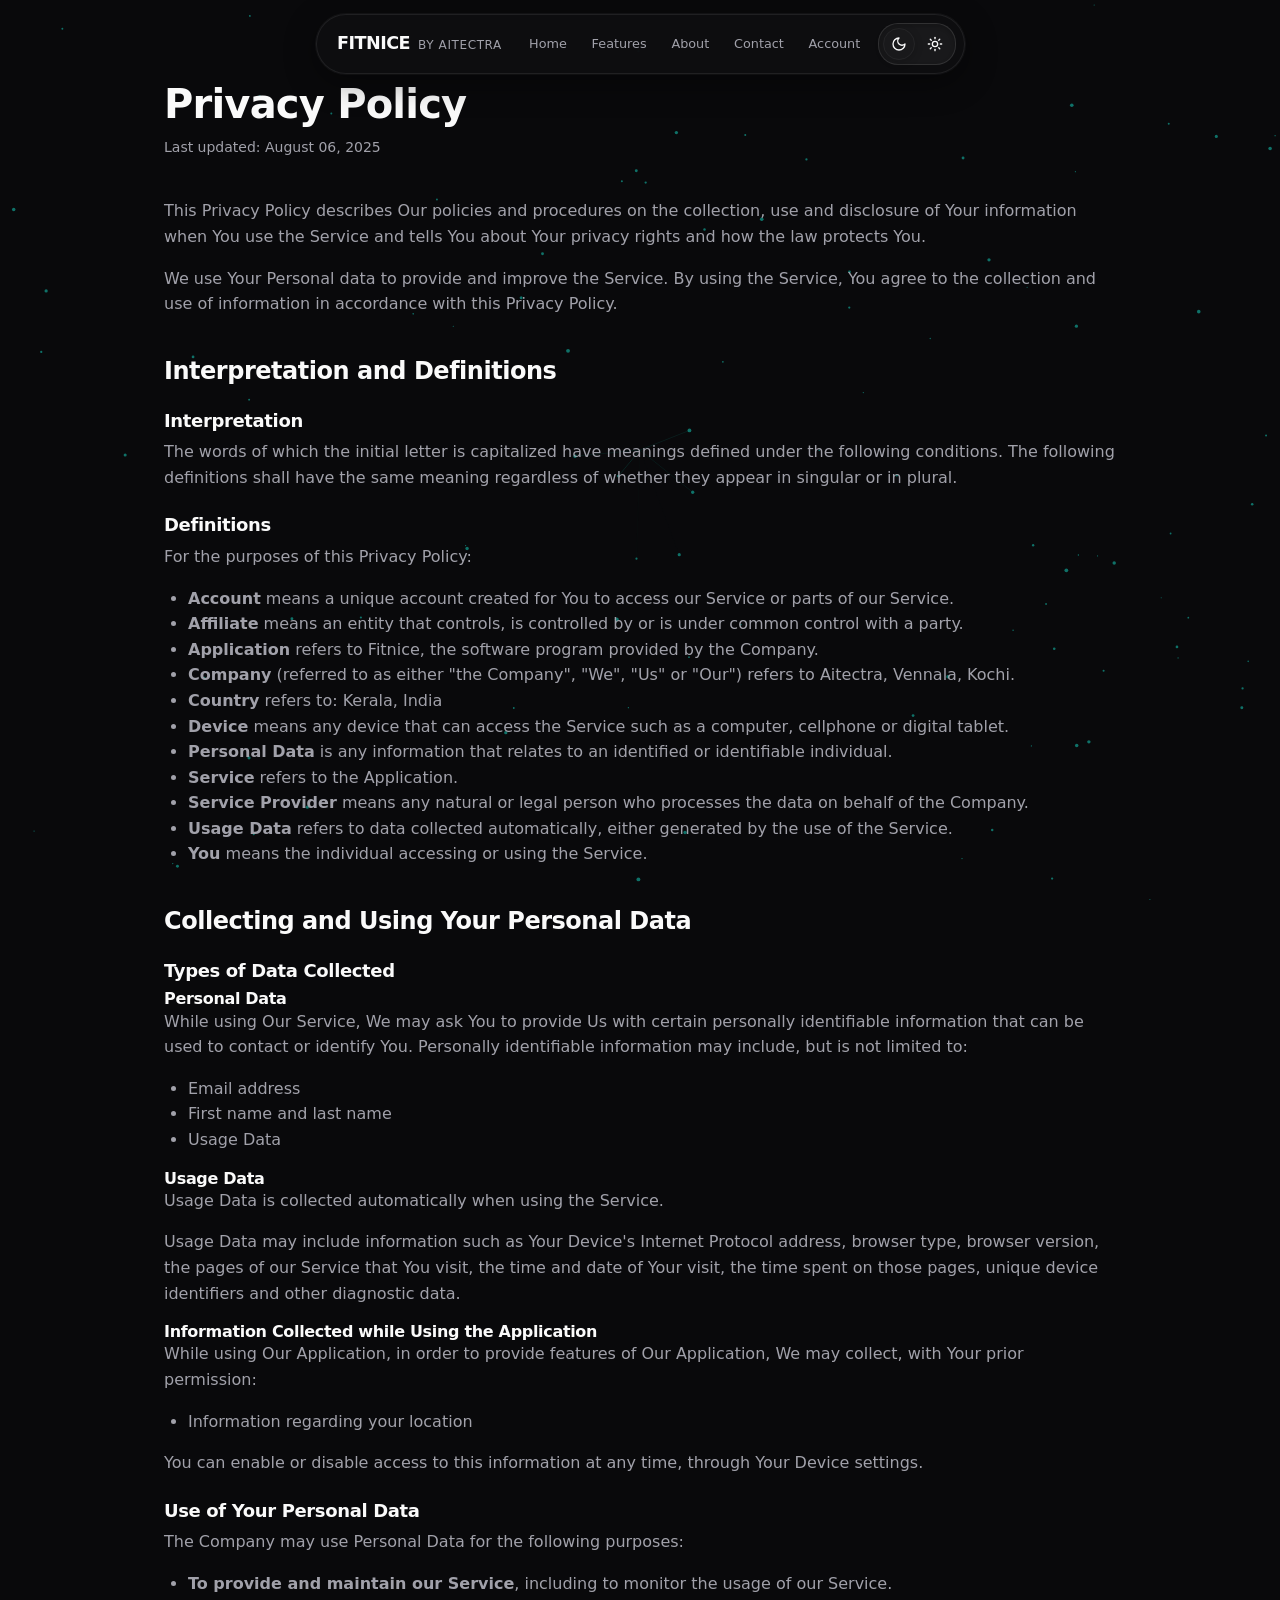
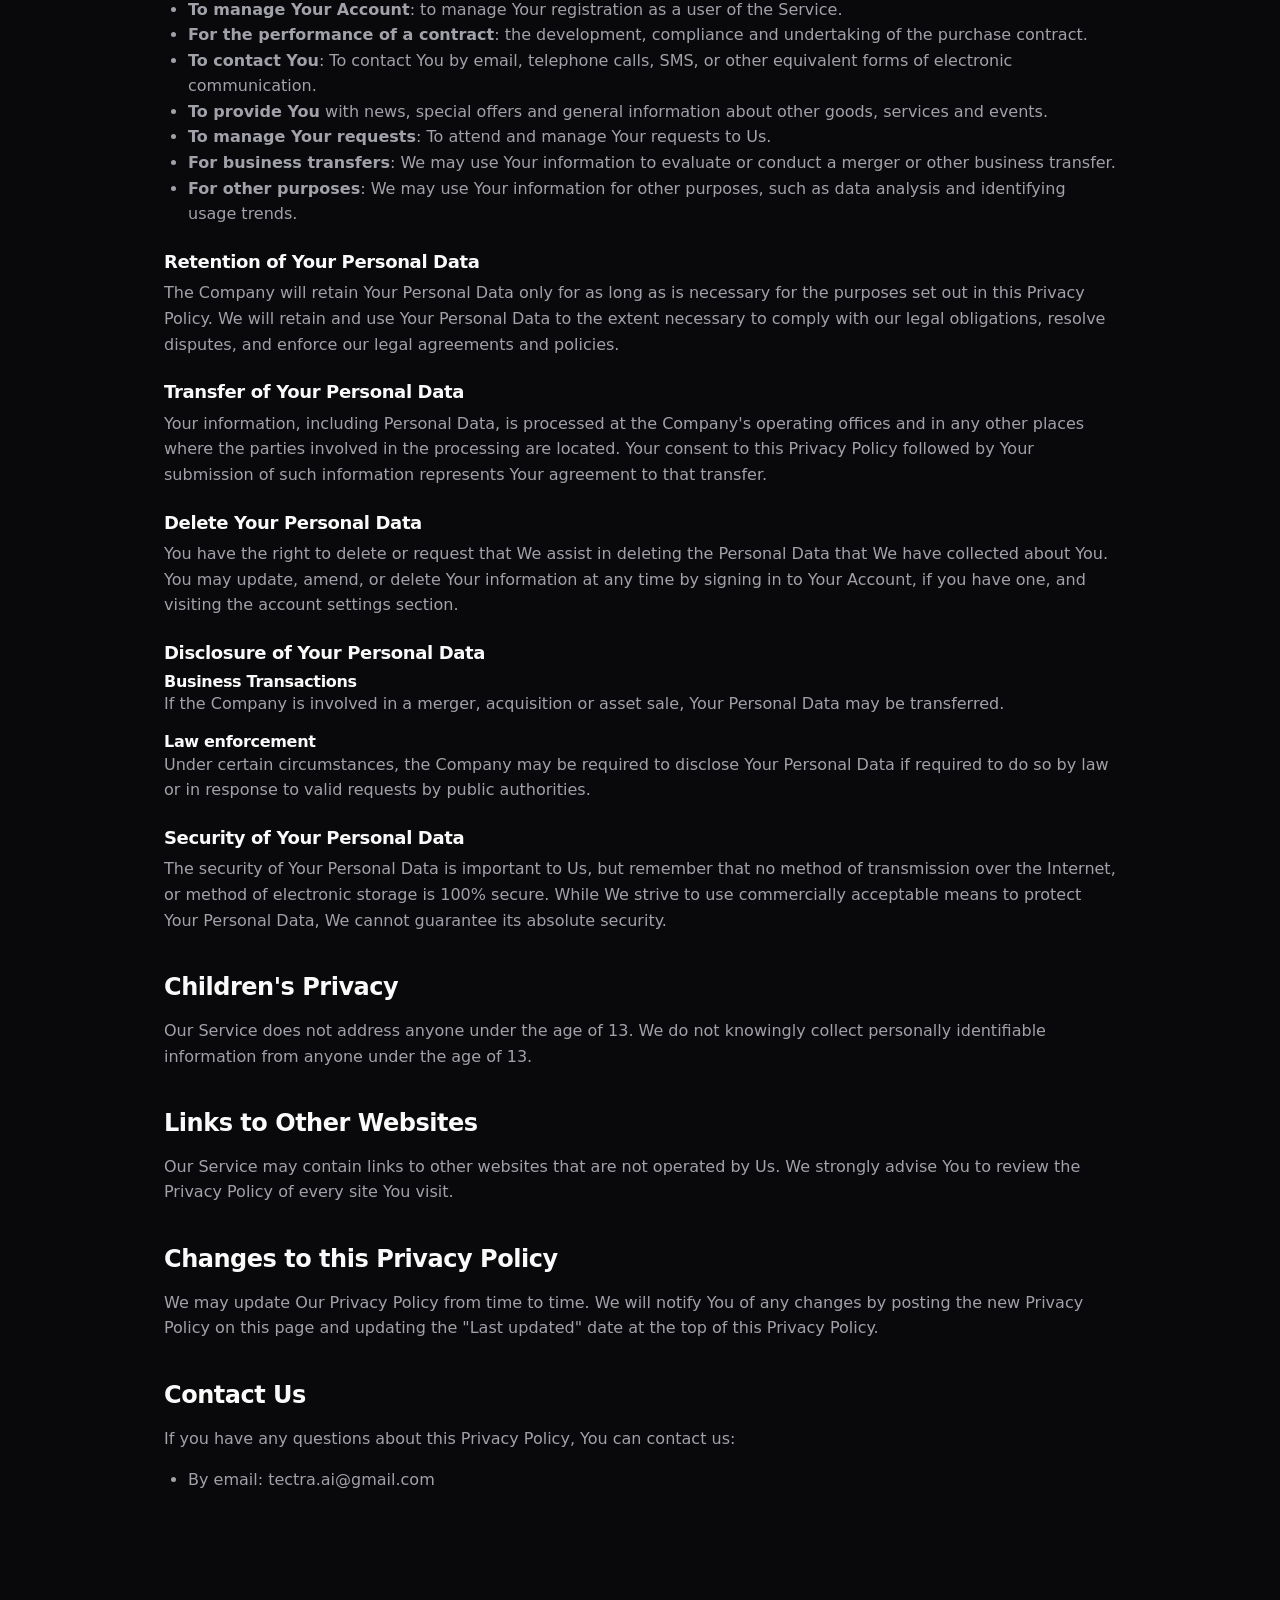
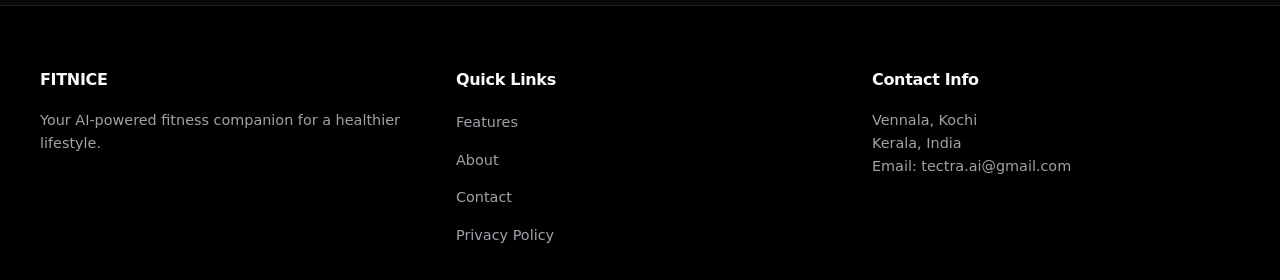
<file: privacypolicy.html>
<!DOCTYPE html>
<html lang="en">
<head>
    <meta charset="UTF-8">
    <meta name="viewport" content="width=device-width, initial-scale=1.0">
    <meta name="theme-color" content="#09090b">
    <title>Privacy Policy - FITNICE</title>
    <link rel="stylesheet" href="styles.css">
</head>
<body>
<!-- Navigation - Dynamic Island -->
<nav class="navbar">
    <div class="nav-container">
        <div class="nav-logo">
            <h2>FITNICE</h2>
            <span class="company-name">by Aitectra</span>
        </div>
        <div class="nav-menu">
            <a href="index.html" class="nav-link">Home</a>
            <a href="features.html" class="nav-link">Features</a>
            <a href="about.html" class="nav-link">About</a>
            <a href="contact.html" class="nav-link">Contact</a>
            <a href="account.html" class="nav-link">Account</a>
            <div class="theme-switcher premium">
                <button class="theme-btn active" data-theme="dark" aria-label="Dark theme" title="Dark">
                    <svg xmlns="http://www.w3.org/2000/svg" width="16" height="16" viewBox="0 0 24 24" fill="none" stroke="currentColor" stroke-width="2" stroke-linecap="round" stroke-linejoin="round"><path d="M12 3a6 6 0 0 0 9 9 9 9 0 1 1-9-9Z"/></svg>
                </button>
                <button class="theme-btn" data-theme="light" aria-label="Light theme" title="Light">
                    <svg xmlns="http://www.w3.org/2000/svg" width="16" height="16" viewBox="0 0 24 24" fill="none" stroke="currentColor" stroke-width="2" stroke-linecap="round" stroke-linejoin="round"><circle cx="12" cy="12" r="4"/><path d="M12 2v2"/><path d="M12 20v2"/><path d="m4.93 4.93 1.41 1.41"/><path d="m17.66 17.66 1.41 1.41"/><path d="M2 12h2"/><path d="M20 12h2"/><path d="m6.34 17.66-1.41 1.41"/><path d="m19.07 4.93-1.41 1.41"/></svg>
                </button>
            </div>
        </div>
        <button class="menu-toggle" id="menuToggle" aria-label="Toggle menu">☰</button>
    </div>
</nav>

<!-- Mobile Panel -->
<div class="mobile-panel" id="mobilePanel">
    <a href="index.html">Home</a>
    <a href="features.html">Features</a>
    <a href="about.html">About</a>
    <a href="contact.html">Contact</a>
    <a href="account.html">Account</a>
    <div class="mobile-theme-selector premium-mobile">
        <button class="mobile-theme-option active" data-theme="dark">
            <svg xmlns="http://www.w3.org/2000/svg" width="16" height="16" viewBox="0 0 24 24" fill="none" stroke="currentColor" stroke-width="2" stroke-linecap="round" stroke-linejoin="round"><path d="M12 3a6 6 0 0 0 9 9 9 9 0 1 1-9-9Z"/></svg>
            Dark
        </button>
        <button class="mobile-theme-option" data-theme="light">
            <svg xmlns="http://www.w3.org/2000/svg" width="16" height="16" viewBox="0 0 24 24" fill="none" stroke="currentColor" stroke-width="2" stroke-linecap="round" stroke-linejoin="round"><circle cx="12" cy="12" r="4"/><path d="M12 2v2"/><path d="M12 20v2"/><path d="m4.93 4.93 1.41 1.41"/><path d="m17.66 17.66 1.41 1.41"/><path d="M2 12h2"/><path d="M20 12h2"/><path d="m6.34 17.66-1.41 1.41"/><path d="m19.07 4.93-1.41 1.41"/></svg>
            Light
        </button>
    </div>
</div>


    <main class="privacy-page">
        <div class="content-wrapper">
            <h1>Privacy Policy</h1>
            <div class="last-updated">Last updated: August 06, 2025</div>

            <p>This Privacy Policy describes Our policies and procedures on the collection, use and disclosure of Your information when You use the Service and tells You about Your privacy rights and how the law protects You.</p>

            <p>We use Your Personal data to provide and improve the Service. By using the Service, You agree to the collection and use of information in accordance with this Privacy Policy.</p>

            <h2>Interpretation and Definitions</h2>

            <h3>Interpretation</h3>
            <p>The words of which the initial letter is capitalized have meanings defined under the following conditions. The following definitions shall have the same meaning regardless of whether they appear in singular or in plural.</p>

            <h3>Definitions</h3>
            <p>For the purposes of this Privacy Policy:</p>
            <ul>
                <li><strong>Account</strong> means a unique account created for You to access our Service or parts of our Service.</li>
                <li><strong>Affiliate</strong> means an entity that controls, is controlled by or is under common control with a party.</li>
                <li><strong>Application</strong> refers to Fitnice, the software program provided by the Company.</li>
                <li><strong>Company</strong> (referred to as either "the Company", "We", "Us" or "Our") refers to Aitectra, Vennala, Kochi.</li>
                <li><strong>Country</strong> refers to: Kerala, India</li>
                <li><strong>Device</strong> means any device that can access the Service such as a computer, cellphone or digital tablet.</li>
                <li><strong>Personal Data</strong> is any information that relates to an identified or identifiable individual.</li>
                <li><strong>Service</strong> refers to the Application.</li>
                <li><strong>Service Provider</strong> means any natural or legal person who processes the data on behalf of the Company.</li>
                <li><strong>Usage Data</strong> refers to data collected automatically, either generated by the use of the Service.</li>
                <li><strong>You</strong> means the individual accessing or using the Service.</li>
            </ul>

            <h2>Collecting and Using Your Personal Data</h2>

            <h3>Types of Data Collected</h3>

            <h4>Personal Data</h4>
            <p>While using Our Service, We may ask You to provide Us with certain personally identifiable information that can be used to contact or identify You. Personally identifiable information may include, but is not limited to:</p>
            <ul>
                <li>Email address</li>
                <li>First name and last name</li>
                <li>Usage Data</li>
            </ul>

            <h4>Usage Data</h4>
            <p>Usage Data is collected automatically when using the Service.</p>
            <p>Usage Data may include information such as Your Device's Internet Protocol address, browser type, browser version, the pages of our Service that You visit, the time and date of Your visit, the time spent on those pages, unique device identifiers and other diagnostic data.</p>

            <h4>Information Collected while Using the Application</h4>
            <p>While using Our Application, in order to provide features of Our Application, We may collect, with Your prior permission:</p>
            <ul>
                <li>Information regarding your location</li>
            </ul>
            <p>You can enable or disable access to this information at any time, through Your Device settings.</p>

            <h3>Use of Your Personal Data</h3>
            <p>The Company may use Personal Data for the following purposes:</p>
            <ul>
                <li><strong>To provide and maintain our Service</strong>, including to monitor the usage of our Service.</li>
                <li><strong>To manage Your Account</strong>: to manage Your registration as a user of the Service.</li>
                <li><strong>For the performance of a contract</strong>: the development, compliance and undertaking of the purchase contract.</li>
                <li><strong>To contact You</strong>: To contact You by email, telephone calls, SMS, or other equivalent forms of electronic communication.</li>
                <li><strong>To provide You</strong> with news, special offers and general information about other goods, services and events.</li>
                <li><strong>To manage Your requests</strong>: To attend and manage Your requests to Us.</li>
                <li><strong>For business transfers</strong>: We may use Your information to evaluate or conduct a merger or other business transfer.</li>
                <li><strong>For other purposes</strong>: We may use Your information for other purposes, such as data analysis and identifying usage trends.</li>
            </ul>

            <h3>Retention of Your Personal Data</h3>
            <p>The Company will retain Your Personal Data only for as long as is necessary for the purposes set out in this Privacy Policy. We will retain and use Your Personal Data to the extent necessary to comply with our legal obligations, resolve disputes, and enforce our legal agreements and policies.</p>

            <h3>Transfer of Your Personal Data</h3>
            <p>Your information, including Personal Data, is processed at the Company's operating offices and in any other places where the parties involved in the processing are located. Your consent to this Privacy Policy followed by Your submission of such information represents Your agreement to that transfer.</p>

            <h3>Delete Your Personal Data</h3>
            <p>You have the right to delete or request that We assist in deleting the Personal Data that We have collected about You. You may update, amend, or delete Your information at any time by signing in to Your Account, if you have one, and visiting the account settings section.</p>

            <h3>Disclosure of Your Personal Data</h3>

            <h4>Business Transactions</h4>
            <p>If the Company is involved in a merger, acquisition or asset sale, Your Personal Data may be transferred.</p>

            <h4>Law enforcement</h4>
            <p>Under certain circumstances, the Company may be required to disclose Your Personal Data if required to do so by law or in response to valid requests by public authorities.</p>

            <h3>Security of Your Personal Data</h3>
            <p>The security of Your Personal Data is important to Us, but remember that no method of transmission over the Internet, or method of electronic storage is 100% secure. While We strive to use commercially acceptable means to protect Your Personal Data, We cannot guarantee its absolute security.</p>

            <h2>Children's Privacy</h2>
            <p>Our Service does not address anyone under the age of 13. We do not knowingly collect personally identifiable information from anyone under the age of 13.</p>

            <h2>Links to Other Websites</h2>
            <p>Our Service may contain links to other websites that are not operated by Us. We strongly advise You to review the Privacy Policy of every site You visit.</p>

            <h2>Changes to this Privacy Policy</h2>
            <p>We may update Our Privacy Policy from time to time. We will notify You of any changes by posting the new Privacy Policy on this page and updating the "Last updated" date at the top of this Privacy Policy.</p>

            <h2>Contact Us</h2>
            <p>If you have any questions about this Privacy Policy, You can contact us:</p>
            <ul>
                <li>By email: tectra.ai@gmail.com</li>
            </ul>
        </div>
    </main>

    <footer class="footer">
        <div class="footer-content">
            <div class="footer-section">
                <h3>FITNICE</h3>
                <p>Your AI-powered fitness companion for a healthier lifestyle.</p>
            </div>
            <div class="footer-section">
                <h3>Quick Links</h3>
                <ul>
                    <li><a href="features.html">Features</a></li>
                    <li><a href="about.html">About</a></li>
                    <li><a href="contact.html">Contact</a></li>
                    <li><a href="privacypolicy.html">Privacy Policy</a></li>
                </ul>
            </div>
            <div class="footer-section">
                <h3>Contact Info</h3>
                <p>Vennala, Kochi<br>Kerala, India</p>
                <p>Email: tectra.ai@gmail.com</p>
            </div>
        </div>
    </footer>

    <!-- Mobile Navigation Panel -->
    <nav class="mobile-panel" id="mobilePanel" aria-hidden="true">
        <a href="index.html">Home</a>
        <a href="features.html">Features</a>
        <a href="about.html">About</a>
        <a href="contact.html">Contact</a>
        <a href="settings.html">Settings</a>
        <a href="privacypolicy.html">Privacy</a>
        <div class="mobile-theme-selector premium-mobile">
        <button class="mobile-theme-option active" data-theme="dark">
            <svg xmlns="http://www.w3.org/2000/svg" width="16" height="16" viewBox="0 0 24 24" fill="none" stroke="currentColor" stroke-width="2" stroke-linecap="round" stroke-linejoin="round"><path d="M12 3a6 6 0 0 0 9 9 9 9 0 1 1-9-9Z"/></svg>
            Dark
        </button>
        <button class="mobile-theme-option" data-theme="light">
            <svg xmlns="http://www.w3.org/2000/svg" width="16" height="16" viewBox="0 0 24 24" fill="none" stroke="currentColor" stroke-width="2" stroke-linecap="round" stroke-linejoin="round"><circle cx="12" cy="12" r="4"/><path d="M12 2v2"/><path d="M12 20v2"/><path d="m4.93 4.93 1.41 1.41"/><path d="m17.66 17.66 1.41 1.41"/><path d="M2 12h2"/><path d="M20 12h2"/><path d="m6.34 17.66-1.41 1.41"/><path d="m19.07 4.93-1.41 1.41"/></svg>
            Light
        </button>
    </div>
    </nav>

    <script src="site.js"></script>
</body>
</html>
</file>
<file: styles.css>
/* FITNICE - PREMIUM SAAS STYLES */
:root {
  /* Premium Dark Theme (Zinc/Blue) */
  --bg-dark: #09090b;
  --bg-darker: #000000;
  --card-bg: rgba(24, 24, 27, 0.7);
  --card-border: rgba(39, 39, 42, 0.8);

  --primary: #2563eb;
  --primary-hover: #3b82f6;
  --accent: #60a5fa;

  --text-light: #fafafa;
  --text-muted: #a1a1aa;
  --text-dark: #09090b;

  /* Dynamic Island navbar */
  --island-bg: rgba(15, 15, 17, 0.85);
  --island-border: rgba(255, 255, 255, 0.08);
  --island-shadow: 0 8px 32px rgba(0, 0, 0, 0.4), 0 0 0 1px rgba(255, 255, 255, 0.05);

  --shadow: 0 4px 6px -1px rgba(0, 0, 0, 0.1), 0 2px 4px -1px rgba(0, 0, 0, 0.06);
  --shadow-lg: 0 10px 15px -3px rgba(0, 0, 0, 0.1), 0 4px 6px -2px rgba(0, 0, 0, 0.05);

  --radius-md: 0.5rem;
  --radius-lg: 0.75rem;
  --radius-xl: 1rem;
}

/* Light theme */
:root[data-theme="light"] {
  --bg-dark: #f8fafc;
  --bg-darker: #ffffff;
  --card-bg: #ffffff;
  --card-border: #e2e8f0;
  --text-light: #0f172a;
  --text-muted: #64748b;
  --island-bg: rgba(255, 255, 255, 0.85);
  --island-border: rgba(0, 0, 0, 0.08);
  --island-shadow: 0 8px 32px rgba(0, 0, 0, 0.12), 0 0 0 1px rgba(0, 0, 0, 0.05);
}



/* Motion preferences */
@media (prefers-reduced-motion: reduce) {

  *,
  *::before,
  *::after {
    animation-duration: 0.01ms !important;
    animation-iteration-count: 1 !important;
    transition-duration: 0.01ms !important;
  }
}

/* Base styles */
* {
  box-sizing: border-box;
  margin: 0;
  padding: 0;
}

html {
  scroll-behavior: smooth;
  font-family: 'Inter', system-ui, -apple-system, sans-serif;
}

body {
  background-color: var(--bg-dark);
  color: var(--text-light);
  line-height: 1.6;
  min-height: 100vh;
  -webkit-font-smoothing: antialiased;
  -moz-osx-font-smoothing: grayscale;
}

a {
  color: inherit;
  text-decoration: none;
  transition: color 0.2s ease;
}

ul {
  list-style: none;
}

/* Typography */
h1,
h2,
h3,
h4,
h5,
h6 {
  font-weight: 700;
  line-height: 1.2;
  letter-spacing: -0.02em;
  color: var(--text-light);
}

p {
  color: var(--text-muted);
}

/* Navigation - Dynamic Island Style */
.navbar {
  position: fixed;
  top: 0;
  left: 0;
  right: 0;
  z-index: 50;
  display: flex;
  justify-content: center;
  padding: 14px 16px;
  pointer-events: none;
  background: transparent;
  border: none;
}

.nav-container {
  pointer-events: auto;
  display: flex;
  align-items: center;
  justify-content: space-between;
  gap: 0.25rem;
  background: var(--island-bg);
  backdrop-filter: blur(24px) saturate(180%);
  -webkit-backdrop-filter: blur(24px) saturate(180%);
  border: 1px solid var(--island-border);
  border-radius: 9999px;
  padding: 0.5rem 0.5rem 0.5rem 1.25rem;
  box-shadow: var(--island-shadow);
  max-width: fit-content;
  transition: all 0.5s cubic-bezier(0.4, 0, 0.2, 1),
    padding 0.4s cubic-bezier(0.34, 1.56, 0.64, 1),
    border-radius 0.4s cubic-bezier(0.34, 1.56, 0.64, 1),
    box-shadow 0.3s ease;
  will-change: transform, padding, border-radius;
}

.nav-logo {
  display: flex;
  align-items: baseline;
  gap: 0.5rem;
  white-space: nowrap;
  flex-shrink: 0;
}

.nav-logo h2 {
  font-size: 1.1rem;
  font-weight: 800;
  letter-spacing: -0.03em;
  margin: 0;
}

.company-name {
  color: var(--text-muted);
  font-size: 0.75rem;
  font-weight: 500;
  text-transform: uppercase;
  letter-spacing: 0.05em;
}

.nav-menu {
  display: flex;
  gap: 0.15rem;
  align-items: center;
  margin-left: 0.75rem;
}

.nav-link {
  color: var(--text-muted);
  padding: 0.4rem 0.7rem;
  border-radius: 9999px;
  font-size: 0.8rem;
  font-weight: 500;
  transition: all 0.25s cubic-bezier(0.4, 0, 0.2, 1);
  background: transparent;
  border: none;
  cursor: pointer;
  white-space: nowrap;
}

.nav-link:hover,
.nav-link.active {
  color: var(--text-light);
  background-color: rgba(255, 255, 255, 0.1);
}

:root[data-theme="light"] .nav-link:hover,
:root[data-theme="light"] .nav-link.active {
  background-color: rgba(0, 0, 0, 0.06);
}

:root[data-theme="teal"] .nav-link:hover,


/* Mobile menu */
.menu-toggle {
  display: none;
  background: none;
  border: none;
  color: var(--text-light);
  font-size: 1.25rem;
  cursor: pointer;
  padding: 0.35rem 0.5rem;
  border-radius: 9999px;
  transition: background 0.2s;
  line-height: 1;
}

.menu-toggle:hover {
  background-color: rgba(255, 255, 255, 0.1);
}

.mobile-panel {
  position: fixed;
  top: 0;
  left: 0;
  right: 0;
  bottom: 0;
  width: 100%;
  background: var(--island-bg);
  backdrop-filter: blur(30px) saturate(200%);
  -webkit-backdrop-filter: blur(30px) saturate(200%);
  transform: translateY(-100%);
  transition: transform 0.45s cubic-bezier(0.34, 1.56, 0.64, 1),
    opacity 0.3s ease;
  z-index: 99;
  padding: 6rem 2rem 2rem;
  display: flex;
  flex-direction: column;
  gap: 0.5rem;
  opacity: 0;
}

.mobile-panel.open {
  transform: translateY(0);
  opacity: 1;
}

.mobile-panel a {
  padding: 1rem 1.25rem;
  border-radius: var(--radius-lg);
  color: var(--text-muted);
  font-weight: 600;
  font-size: 1.1rem;
  transition: all 0.2s;
  border: 1px solid transparent;
}

.mobile-panel a:hover {
  background-color: rgba(255, 255, 255, 0.08);
  border-color: var(--island-border);
  color: var(--text-light);
}



.mobile-panel .nav-link {
  font-size: 1.1rem;
  padding: 1rem 1.25rem;
  border-radius: var(--radius-lg);
}

/* === SHOWCASE DOT NAVIGATION (mobile) === */
.showcase-dots {
  display: none;
  justify-content: center;
  gap: 8px;
  padding: 1rem 0;
}

.showcase-dot {
  width: 10px;
  height: 10px;
  border-radius: 50%;
  background: var(--card-border);
  border: none;
  cursor: pointer;
  transition: all 0.3s;
  padding: 0;
}

.showcase-dot.active {
  background: var(--accent);
  transform: scale(1.3);
  box-shadow: 0 0 8px rgba(96, 165, 250, 0.4);
}



/* Hero Section */
.hero {
  padding: 6rem 1.5rem 6rem;
  text-align: center;
  max-width: 900px;
  margin: 0 auto;
}

.hero-content {
  display: flex;
  flex-direction: column;
  align-items: center;
  gap: 1.5rem;
}

.hero h1 {
  font-size: clamp(2.5rem, 6vw, 4rem);
  font-weight: 800;
  letter-spacing: -0.04em;
  line-height: 1.1;
}

.hero p {
  font-size: 1.125rem;
  max-width: 600px;
  margin: 0 auto;
  color: var(--text-muted);
}

/* Buttons */
.button-group {
  display: flex;
  gap: 1rem;
  justify-content: center;
  flex-wrap: wrap;
  margin-top: 1rem;
}

.cta-button,
.submit-button,
.primary-email-btn,
.instant-delete-button,
.delete-page-button {
  background-color: var(--text-light);
  color: var(--bg-dark);
  padding: 0.75rem 1.5rem;
  border-radius: var(--radius-md);
  border: none;
  font-weight: 600;
  font-size: 0.95rem;
  cursor: pointer;
  transition: transform 0.2s, opacity 0.2s;
  display: inline-flex;
  align-items: center;
  justify-content: center;
  gap: 0.5rem;
  position: relative;
  overflow: hidden;
}

.cta-button:hover,
.submit-button:hover,
.primary-email-btn:hover,
.instant-delete-button:hover,
.delete-page-button:hover {
  opacity: 0.9;
  transform: translateY(-1px);
}

.cta-button.secondary {
  background-color: transparent;
  color: var(--text-light);
  border: 1px solid var(--card-border);
}

.cta-button.secondary:hover {
  background-color: var(--card-border);
}

.coming-soon-badge {
  cursor: default !important;
  opacity: 0.75;
}

.coming-soon-badge:hover {
  transform: none !important;
  opacity: 0.75 !important;
  background-color: transparent !important;
}

.download-button {
  background-color: transparent;
  border: 1px solid var(--card-border);
  border-radius: var(--radius-md);
  padding: 0.5rem 1rem;
  display: inline-flex;
  align-items: center;
  transition: background-color 0.2s;
  position: relative;
  overflow: hidden;
}

.download-button:hover {
  background-color: var(--card-border);
}

/* Button Ripple Effect */
.btn-ripple {
  position: absolute;
  border-radius: 50%;
  background-color: currentColor;
  opacity: 0.25;
  pointer-events: none;
  transform: scale(0);
  animation: ripple-out 0.6s ease-out;
}

@keyframes ripple-out {
  to {
    transform: scale(4);
    opacity: 0;
  }
}

.instant-delete-button {
  background-color: #ef4444;
  color: #fff;
}

.email-button,
.back-btn {
  background-color: transparent;
  color: var(--text-light);
  border: 1px solid var(--card-border);
  padding: 0.75rem 1.5rem;
  border-radius: var(--radius-md);
  font-weight: 500;
  cursor: pointer;
  transition: all 0.2s;
}

.email-button:hover,
.back-btn:hover {
  background-color: var(--card-border);
}

/* Feature Cards Grid */
.features-preview,
.features-page {
  padding: 5rem 1.5rem;
  max-width: 1200px;
  margin: 0 auto;
}

.features-preview h2,
.features-header h1,
.about-header h1,
.contact-header h1,
.delete-header h1 {
  text-align: center;
  margin-bottom: 3rem;
  font-size: clamp(2rem, 4vw, 3rem);
}

.features-header p,
.about-header p {
  text-align: center;
  color: var(--text-muted);
  max-width: 600px;
  margin: -2rem auto 3rem;
  font-size: 1.1rem;
}

.feature-grid,
.features-detailed,
.why-choose-grid,
.company-values {
  display: grid;
  grid-template-columns: repeat(auto-fit, minmax(300px, 1fr));
  gap: 1.5rem;
}

.feature-card,
.detailed-feature,
.choice-item,
.value-item,
.info-card,
.contact-form,
.about-section,
.auth-form,
.warning-box-large,
.deletion-steps,
.processing-info,
.what-gets-deleted,
.contact-section {
  background-color: var(--card-bg);
  border: 1px solid var(--card-border);
  border-radius: var(--radius-lg);
  padding: 2rem;
  transition: border-color 0.3s ease;
}

.feature-card:hover,
.detailed-feature:hover,
.choice-item:hover,
.value-item:hover {
  border-color: var(--text-muted);
}

.feature-card h3,
.detailed-feature h3,
.choice-item h4,
.value-item h4,
.info-card h3 {
  font-size: 1.25rem;
  margin-bottom: 0.75rem;
  color: var(--text-light);
  display: flex;
  align-items: center;
  gap: 0.75rem;
}

/* About Page Specifics */
.about-page,
.contact-page,
.privacy-page,
.settings-page,
.delete-account-page {
  padding: 2rem 1.5rem;
  max-width: 1000px;
  margin: 0 auto;
}

.about-content {
  display: flex;
  flex-direction: column;
  gap: 2rem;
}

.about-section h2 {
  margin-bottom: 1rem;
  font-size: 1.75rem;
}

.about-section p {
  margin-bottom: 1.5rem;
}

.section-icon {
  margin-bottom: 1.5rem;
}

.icon-circle {
  width: 48px;
  height: 48px;
  border-radius: var(--radius-md);
  background-color: var(--card-border);
  display: flex;
  align-items: center;
  justify-content: center;
}

.section-icon-svg {
  width: 24px;
  height: 24px;
  color: var(--text-light);
}

.ai-features {
  display: grid;
  gap: 1rem;
  margin-top: 2rem;
}

.ai-feature {
  display: flex;
  align-items: center;
  gap: 1rem;
  padding: 1rem;
  border: 1px solid var(--card-border);
  border-radius: var(--radius-md);
  background-color: rgba(255, 255, 255, 0.02);
}

.ai-feature-icon {
  font-size: 1.5rem;
}

.ai-feature-content h4 {
  font-size: 1rem;
  margin-bottom: 0.25rem;
}

/* Contact Forms & Inputs */
.contact-container {
  display: grid;
  grid-template-columns: 1fr 1.5fr;
  gap: 2rem;
  align-items: start;
}

.contact-info {
  display: flex;
  flex-direction: column;
  gap: 1.5rem;
}

.form-group {
  margin-bottom: 1.5rem;
}

.form-group label {
  display: block;
  margin-bottom: 0.5rem;
  font-size: 0.875rem;
  font-weight: 500;
  color: var(--text-muted);
}

input,
textarea {
  width: 100%;
  padding: 0.75rem 1rem;
  background-color: var(--bg-darker);
  border: 1px solid var(--card-border);
  border-radius: var(--radius-md);
  color: var(--text-light);
  font-family: inherit;
  font-size: 0.95rem;
  transition: border-color 0.2s;
}

input:focus,
textarea:focus {
  outline: none;
  border-color: var(--accent);
}

/* Privacy Page / Typography Pages */
.privacy-page h1 {
  font-size: 2.5rem;
  margin-bottom: 0.5rem;
}

.privacy-page .last-updated {
  color: var(--text-muted);
  margin-bottom: 2.5rem;
  font-size: 0.875rem;
}

.privacy-page h2 {
  font-size: 1.5rem;
  margin: 2.5rem 0 1rem;
}

.privacy-page h3 {
  font-size: 1.125rem;
  margin: 1.5rem 0 0.5rem;
}

.privacy-page p,
.privacy-page ul {
  margin-bottom: 1rem;
}

.privacy-page ul {
  padding-left: 1.5rem;
  list-style: disc;
  color: var(--text-muted);
}

/* Delete Account / Settings */
.delete-content {
  display: flex;
  flex-direction: column;
  gap: 1.5rem;
}

.warning-box-large {
  border-color: rgba(239, 68, 68, 0.3);
  background-color: rgba(239, 68, 68, 0.05);
}

.warning-content h2 {
  color: #ef4444;
  font-size: 1.25rem;
  margin-bottom: 0.5rem;
}

.steps-list {
  padding-left: 1.5rem;
  margin-bottom: 1rem;
}

.steps-list li {
  margin-bottom: 0.5rem;
  color: var(--text-muted);
}

.deletion-list li {
  color: var(--text-muted);
  margin-bottom: 0.5rem;
  display: flex;
  gap: 0.5rem;
  align-items: flex-start;
}

.deletion-list li::before {
  content: "—";
  color: #ef4444;
}

.email-highlight,
.subject-line {
  background-color: var(--card-border);
  padding: 0.2rem 0.4rem;
  border-radius: 4px;
  font-family: monospace;
  font-size: 0.85em;
  color: var(--text-light);
}

/* CTA Section */
.cta-section {
  text-align: center;
  background: linear-gradient(to bottom right, rgba(37, 99, 235, 0.1), transparent);
  border: 1px solid var(--card-border);
}

.cta-section h2 {
  margin-bottom: 1rem;
}

/* Footer */
.footer {
  border-top: 1px solid var(--card-border);
  padding: 4rem 1.5rem 2rem;
  margin-top: 4rem;
  background-color: var(--bg-darker);
}

.footer-content {
  max-width: 1200px;
  margin: 0 auto;
  display: grid;
  grid-template-columns: repeat(auto-fit, minmax(200px, 1fr));
  gap: 3rem;
}

.footer-section h3 {
  font-size: 1rem;
  margin-bottom: 1.25rem;
}

.footer-section ul {
  display: flex;
  flex-direction: column;
  gap: 0.75rem;
}

.footer-section a,
.footer-section p {
  color: var(--text-muted);
  font-size: 0.9rem;
}

.footer-section a:hover {
  color: var(--text-light);
}

/* Animation Utils */
.reveal {
  opacity: 0;
  transform: translateY(15px);
  transition: opacity 0.6s cubic-bezier(0.4, 0, 0.2, 1), transform 0.6s cubic-bezier(0.4, 0, 0.2, 1);
}

.reveal.show {
  opacity: 1;
  transform: translateY(0);
}

.loading {
  opacity: 0.7;
  pointer-events: none;
}

/* App Showcase Section */
.app-showcase {
  max-width: 1200px;
  margin: 6rem auto;
  padding: 0 1.5rem;
}

.showcase-container {
  display: grid;
  grid-template-columns: 1.2fr 0.8fr;
  gap: 4rem;
  align-items: center;
}

.showcase-info {
  display: flex;
  flex-direction: column;
  gap: 1.5rem;
}

.showcase-badge {
  display: inline-flex;
  align-self: flex-start;
  background-color: rgba(37, 99, 235, 0.1);
  color: var(--accent);
  padding: 0.35rem 0.85rem;
  border-radius: 9999px;
  font-size: 0.75rem;
  font-weight: 600;
  text-transform: uppercase;
  letter-spacing: 0.05em;
}

.showcase-info h2 {
  font-size: clamp(2rem, 4vw, 2.75rem);
  font-weight: 800;
  line-height: 1.15;
}

.showcase-info p {
  font-size: 1.05rem;
  color: var(--text-muted);
}

.showcase-features {
  display: flex;
  flex-direction: column;
  gap: 1rem;
  margin-top: 1.5rem;
}

.showcase-item {
  display: flex;
  gap: 1.25rem;
  padding: 1.25rem;
  border-radius: var(--radius-lg);
  border: 1px solid transparent;
  background-color: transparent;
  cursor: pointer;
  transition: all 0.3s cubic-bezier(0.4, 0, 0.2, 1);
  text-align: left;
  position: relative;
  overflow: hidden;
}

.showcase-item:hover {
  background-color: rgba(24, 24, 27, 0.4);
  border-color: rgba(39, 39, 42, 0.4);
}

.showcase-item.active {
  background-color: var(--card-bg);
  border-color: var(--card-border);
  box-shadow: var(--shadow);
}

.showcase-progress-bar {
  position: absolute;
  bottom: 0;
  left: 0;
  height: 3px;
  width: 0%;
  background-color: var(--accent);
  pointer-events: none;
}

.showcase-item.active .showcase-progress-bar {
  animation: showcase-progress-fill 5s linear forwards;
}

.autoplay-disabled .showcase-progress-bar {
  display: none !important;
}

@keyframes showcase-progress-fill {
  from {
    width: 0%;
  }

  to {
    width: 100%;
  }
}

.showcase-item .item-number {
  font-size: 1.25rem;
  font-weight: 700;
  color: var(--text-muted);
  font-family: monospace;
  transition: color 0.3s;
}

.showcase-item.active .item-number {
  color: var(--accent);
}

.showcase-item h4 {
  font-size: 1.05rem;
  font-weight: 600;
  margin-bottom: 0.25rem;
  transition: color 0.3s;
  color: var(--text-light);
}

.showcase-item.active h4 {
  color: var(--text-light);
}

.showcase-item p {
  font-size: 0.875rem;
  margin: 0;
  line-height: 1.4;
  transition: color 0.3s;
  color: var(--text-muted);
}

.showcase-item.active p {
  color: var(--text-muted);
}

.showcase-mockup-wrapper {
  display: flex;
  flex-direction: column;
  justify-content: center;
  align-items: center;
  position: relative;
  gap: 0.5rem;
}

/* Smartphone Mockup */
.phone-mockup {
  width: 320px;
  height: 640px;
  background: #09090b;
  border: 10px solid #27272a;
  border-radius: 40px;
  box-shadow: 0 25px 50px -12px rgba(0, 0, 0, 0.7), 0 0 0 1px rgba(255, 255, 255, 0.05);
  position: relative;
  overflow: hidden;
  transform: rotate3d(1, 1, 1, 0deg);
  transition: transform 0.5s ease;
}

.phone-mockup:hover {
  transform: translateY(-5px);
}

.phone-screen-container {
  width: 100%;
  height: 100%;
  position: relative;
  background-color: #000;
  border-radius: 30px;
  overflow: hidden;
}

.showcase-screen {
  position: absolute;
  top: 0;
  left: 0;
  width: 100%;
  height: 100%;
  object-fit: cover;
  opacity: 0;
  transform: scale(0.96) translate3d(0, 0, 0);
  transition: opacity 0.5s cubic-bezier(0.4, 0, 0.2, 1), transform 0.5s cubic-bezier(0.4, 0, 0.2, 1);
  pointer-events: none;
}

.showcase-screen.active {
  opacity: 1;
  transform: scale(1) translate3d(0, 0, 0);
  pointer-events: auto;
}

/* Phone Mockup Details */
.phone-glare {
  position: absolute;
  top: 0;
  left: 0;
  width: 100%;
  height: 100%;
  background: linear-gradient(135deg, rgba(255, 255, 255, 0.08) 0%, rgba(255, 255, 255, 0) 50%);
  pointer-events: none;
  z-index: 10;
  border-radius: 30px;
}

.phone-notch {
  position: absolute;
  top: 0;
  left: 50%;
  transform: translateX(-50%);
  width: 130px;
  height: 24px;
  background-color: #27272a;
  border-bottom-left-radius: 16px;
  border-bottom-right-radius: 16px;
  z-index: 20;
}

.phone-home-indicator {
  position: absolute;
  bottom: 8px;
  left: 50%;
  transform: translateX(-50%);
  width: 110px;
  height: 4px;
  background-color: rgba(255, 255, 255, 0.4);
  border-radius: 2px;
  z-index: 20;
}

/* Scrolled state: more compact island */
.navbar.scrolled .nav-container {
  padding: 0.4rem 0.4rem 0.4rem 1rem;
  box-shadow: var(--island-shadow), 0 20px 50px -15px rgba(0, 0, 0, 0.3);
}

/* Dynamic Island teal glow when teal theme */


/* Top padding to account for fixed Dynamic Island navbar */
.main-content,
.about-page,
.features-page,
.contact-page,
.privacy-page,
.delete-account-page,
.settings-page {
  padding-top: 5rem;
}

/* Responsive */

/* Tablet: show nav links inside island, hide text labels for theme */
@media (max-width: 900px) {
  .nav-menu {
    gap: 0.1rem;
  }

  .nav-link {
    padding: 0.35rem 0.5rem;
    font-size: 0.72rem;
  }

  .company-name {
    display: none;
  }

  .theme-switcher {
    margin-left: 0.15rem;
  }
}

/* Mobile: Dynamic Island with all links visible */
@media (max-width: 680px) {
  .navbar {
    padding: 10px 10px;
  }

  .nav-container {
    padding: 0.3rem 0.35rem 0.3rem 0.75rem;
    max-width: calc(100vw - 20px);
  }

  .nav-logo h2 {
    font-size: 0.95rem;
  }

  .nav-menu {
    gap: 1px;
    margin-left: 0.4rem;
  }

  .nav-link {
    padding: 0.3rem 0.4rem;
    font-size: 0.65rem;
  }

  .theme-switcher {
    padding: 2px;
    gap: 1px;
  }

  .theme-btn {
    padding: 0.2rem 0.3rem;
    font-size: 0.65rem;
  }

  .contact-container {
    grid-template-columns: 1fr;
  }

  .hero {
    padding: 4rem 1rem 3rem;
  }

  .hero h1 {
    font-size: clamp(1.8rem, 7vw, 2.5rem);
  }

  /* Extra top padding on mobile to clear the fixed navbar */
  .main-content,
  .about-page,
  .features-page,
  .contact-page,
  .privacy-page,
  .delete-account-page,
  .settings-page {
    padding-top: 4.5rem;
  }

  /* Showcase mobile: phone on top, dots below, items hidden */
  .showcase-container {
    grid-template-columns: 1fr;
    gap: 1.5rem;
  }

  .showcase-info {
    order: 2;
  }

  .showcase-mockup-wrapper {
    order: 1;
  }

  .showcase-info h2 {
    font-size: 1.5rem;
    text-align: center;
  }

  .showcase-info>p {
    text-align: center;
    font-size: 0.9rem;
  }

  .showcase-badge {
    align-self: center;
  }

  /* Hide the long item list on mobile, show dots instead */
  .showcase-features {
    display: none;
  }

  .showcase-dots {
    display: flex;
  }

  .phone-mockup {
    width: 240px;
    height: 480px;
    border-width: 8px;
    border-radius: 32px;
  }

  .phone-screen-container {
    border-radius: 24px;
  }

  .phone-notch {
    width: 100px;
    height: 18px;
  }

  .phone-home-indicator {
    width: 80px;
    height: 3px;
    bottom: 6px;
  }

  .app-showcase {
    margin: 3rem auto;
  }
}

/* Very small screens: hide Account link */
@media (max-width: 400px) {
  .nav-link[href="account.html"] {
    display: none;
  }

  .nav-link {
    padding: 0.25rem 0.3rem;
    font-size: 0.6rem;
  }

  .nav-logo h2 {
    font-size: 0.85rem;
  }

  .nav-container {
    padding: 0.25rem 0.3rem 0.25rem 0.6rem;
  }
}

/* Hamburger only for the mobile panel fullscreen overlay, not for hiding nav links */
@media (min-width: 681px) {
  .menu-toggle {
    display: none !important;
  }
}

@media (max-width: 680px) {
  .menu-toggle {
    display: none;
  }
}

/* Theme switcher pill styling */
.theme-switcher {
  display: flex;
  align-items: center;
  gap: 2px;
  background: rgba(255, 255, 255, 0.06);
  border-radius: 9999px;
  padding: 3px;
  margin-left: 0.25rem;
}

:root[data-theme="light"] .theme-switcher {
  background: rgba(0, 0, 0, 0.05);
}



.theme-btn {
  background: none;
  border: none;
  cursor: pointer;
  padding: 0.3rem 0.45rem;
  border-radius: 9999px;
  font-size: 0.75rem;
  line-height: 1;
  transition: all 0.25s cubic-bezier(0.4, 0, 0.2, 1);
  color: var(--text-muted);
  position: relative;
}

.theme-btn:hover {
  background: rgba(255, 255, 255, 0.1);
}

.theme-btn.active {
  background: rgba(255, 255, 255, 0.15);
  color: var(--text-light);
  box-shadow: 0 1px 3px rgba(0, 0, 0, 0.2);
}

:root[data-theme="light"] .theme-btn:hover {
  background: rgba(0, 0, 0, 0.06);
}

:root[data-theme="light"] .theme-btn.active {
  background: rgba(0, 0, 0, 0.1);
  color: var(--text-light);
}



/* Mobile theme selector */
.mobile-theme-selector {
  display: flex;
  gap: 0.5rem;
  padding: 1rem 0;
  margin-top: 0.5rem;
  border-top: 1px solid var(--island-border);
}

.mobile-theme-option {
  flex: 1;
  padding: 0.75rem 1rem;
  border-radius: var(--radius-lg);
  border: 1px solid var(--island-border);
  background: rgba(255, 255, 255, 0.04);
  color: var(--text-muted);
  font-size: 0.85rem;
  font-weight: 600;
  cursor: pointer;
  transition: all 0.25s;
  text-align: center;
}

.mobile-theme-option:hover {
  background: rgba(255, 255, 255, 0.08);
  color: var(--text-light);
}

.mobile-theme-option.active {
  background: rgba(255, 255, 255, 0.12);
  color: var(--text-light);
  border-color: var(--accent);
}



/* Utilities */
.text-accent {
  color: var(--accent);
}

.mt-4 {
  margin-top: 1rem;
}

.mb-4 {
  margin-bottom: 1rem;
}

.flex {
  display: flex;
}

.items-center {
  align-items: center;
}

.gap-2 {
  gap: 0.5rem;
}

/* App Store Modal */
.app-store-modal {
  display: flex;
  visibility: hidden;
  position: fixed;
  z-index: 1000;
  left: 0;
  top: 0;
  width: 100%;
  height: 100%;
  background-color: rgba(0, 0, 0, 0.7);
  backdrop-filter: blur(5px);
  justify-content: center;
  align-items: center;
  opacity: 0;
  pointer-events: none;
  transition: opacity 0.25s cubic-bezier(0.4, 0, 0.2, 1), visibility 0s linear 0.25s;
}

.app-store-modal.show {
  visibility: visible;
  opacity: 1;
  pointer-events: auto;
  transition: opacity 0.25s cubic-bezier(0.4, 0, 0.2, 1), visibility 0s linear 0s;
}

.app-store-modal-content {
  background-color: var(--card-bg);
  border: 1px solid var(--card-border);
  border-radius: var(--radius-lg);
  padding: 2.5rem 2rem;
  max-width: 450px;
  width: 90%;
  text-align: center;
  position: relative;
  transform: scale(0.95) translateY(15px);
  transition: transform 0.35s cubic-bezier(0.34, 1.56, 0.64, 1);
  box-shadow: 0 20px 50px rgba(0, 0, 0, 0.5);
}

.app-store-modal.show .app-store-modal-content {
  transform: scale(1) translateY(0);
}

.app-store-close {
  position: absolute;
  right: 1.5rem;
  top: 1rem;
  font-size: 1.5rem;
  color: var(--text-muted);
  cursor: pointer;
  transition: color 0.2s;
}

.app-store-close:hover {
  color: var(--text-light);
}

.app-store-modal-content h3 {
  font-size: 1.5rem;
  margin-bottom: 1rem;
  color: var(--text-light);
}

.app-store-modal-content p {
  line-height: 1.5;
}

.app-store-modal-content .modal-highlight {
  font-size: 1.15rem;
  font-weight: 600;
  color: var(--text-light);
  margin-bottom: 0.75rem;
  line-height: 1.4;
}

.app-store-modal-content .modal-subtext {
  font-size: 0.95rem;
  color: var(--text-muted);
  margin-bottom: 2rem;
  line-height: 1.6;
}

.instagram-btn {
  display: inline-flex;
  align-items: center;
  justify-content: center;
  gap: 0.75rem;
  background: linear-gradient(45deg, #f09433 0%, #e6683c 25%, #dc2743 50%, #cc2366 75%, #bc1888 100%);
  color: white !important;
  padding: 0.75rem 1.5rem;
  border-radius: var(--radius-lg);
  font-weight: 600;
  text-decoration: none;
  transition: transform 0.2s, box-shadow 0.2s;
}

.instagram-btn:hover {
  transform: translateY(-2px);
  box-shadow: 0 10px 20px rgba(220, 39, 67, 0.3);
}

/* Background Particle System */
#particle-canvas {
  position: fixed;
  top: 0;
  left: 0;
  width: 100vw;
  height: 100vh;
  z-index: -1;
  pointer-events: none;
}

/* Account Page Premium UI */
.account-page-wrapper {
  padding: 120px 20px 60px;
  max-width: 800px;
  margin: 0 auto;
  min-height: 80vh;
}

.account-hero {
  text-align: center;
  margin-bottom: 40px;
  position: relative;
}

.hero-glow {
  position: absolute;
  top: 50%;
  left: 50%;
  transform: translate(-50%, -50%);
  width: 150px;
  height: 150px;
  background: radial-gradient(circle, rgba(239,68,68,0.2) 0%, transparent 70%);
  z-index: -1;
  filter: blur(20px);
}

.hero-icon-wrapper {
  display: inline-flex;
  align-items: center;
  justify-content: center;
  width: 80px;
  height: 80px;
  border-radius: 50%;
  background: rgba(255, 255, 255, 0.03);
  border: 1px solid rgba(255, 255, 255, 0.1);
  margin-bottom: 20px;
  color: var(--text-primary);
  box-shadow: 0 8px 32px rgba(0,0,0,0.2);
}

.account-hero h1 {
  font-size: 2.5rem;
  margin-bottom: 10px;
  font-weight: 700;
  background: linear-gradient(135deg, var(--text-primary) 0%, var(--text-secondary) 100%);
  -webkit-background-clip: text;
  -webkit-text-fill-color: transparent;
}

.hero-subtitle {
  color: var(--text-secondary);
  font-size: 1.1rem;
}

.glass-card {
  background: rgba(20, 20, 20, 0.4);
  backdrop-filter: blur(16px);
  -webkit-backdrop-filter: blur(16px);
  border: 1px solid rgba(255, 255, 255, 0.08);
  border-radius: 24px;
  overflow: hidden;
  box-shadow: 0 20px 40px rgba(0,0,0,0.4);
  transition: transform 0.3s ease, border-color 0.3s ease;
}

:root[data-theme="light"] .glass-card {
  background: rgba(255, 255, 255, 0.7);
  border: 1px solid rgba(0, 0, 0, 0.05);
  box-shadow: 0 20px 40px rgba(0,0,0,0.05);
}

:root[data-theme="light"] .hero-icon-wrapper {
  background: rgba(0, 0, 0, 0.02);
  border: 1px solid rgba(0, 0, 0, 0.05);
  box-shadow: 0 8px 32px rgba(0,0,0,0.05);
}

.glass-card:hover {
  border-color: rgba(239, 68, 68, 0.3);
  transform: translateY(-4px);
}

.card-header.danger {
  padding: 30px;
  border-bottom: 1px solid rgba(255, 255, 255, 0.05);
  display: flex;
  align-items: center;
  gap: 15px;
  background: linear-gradient(180deg, rgba(239,68,68,0.05) 0%, transparent 100%);
}

:root[data-theme="light"] .card-header.danger {
  border-bottom: 1px solid rgba(0, 0, 0, 0.05);
}

.icon-box.red-glow {
  background: rgba(239, 68, 68, 0.1);
  padding: 12px;
  border-radius: 12px;
  display: flex;
  box-shadow: 0 0 20px rgba(239, 68, 68, 0.2);
}

.card-header h2 {
  color: #ef4444;
  font-size: 1.5rem;
  margin: 0;
}

.card-body {
  padding: 30px;
}

.danger-title {
  font-size: 1.25rem;
  margin-bottom: 10px;
  color: var(--text-primary);
}

.warning-text {
  color: var(--text-secondary);
  line-height: 1.6;
  margin-bottom: 24px;
}

.warning-text strong {
  color: #ef4444;
}

.info-grid {
  display: grid;
  grid-template-columns: repeat(auto-fit, minmax(200px, 1fr));
  gap: 15px;
  margin-bottom: 30px;
}

.info-item {
  display: flex;
  align-items: center;
  gap: 10px;
  background: rgba(255,255,255,0.02);
  padding: 12px 16px;
  border-radius: 12px;
  border: 1px solid rgba(255,255,255,0.05);
}

:root[data-theme="light"] .info-item {
  background: rgba(0,0,0,0.02);
  border: 1px solid rgba(0,0,0,0.05);
}

.info-item .dot {
  width: 8px;
  height: 8px;
  background: #ef4444;
  border-radius: 50%;
  box-shadow: 0 0 8px rgba(239,68,68,0.6);
}

.info-item p {
  margin: 0;
  font-size: 0.9rem;
  color: var(--text-primary);
}

.deletion-steps-modern {
  background: rgba(0,0,0,0.2);
  border-radius: 16px;
  padding: 24px;
  margin-bottom: 30px;
  border: 1px solid rgba(255,255,255,0.03);
}

:root[data-theme="light"] .deletion-steps-modern {
  background: rgba(0,0,0,0.02);
  border: 1px solid rgba(0,0,0,0.05);
}

.steps-title {
  font-size: 1.1rem;
  margin-bottom: 20px;
  color: var(--text-primary);
}

.step-modern {
  display: flex;
  gap: 15px;
  margin-bottom: 16px;
}
.step-modern:last-child {
  margin-bottom: 0;
}

.step-number {
  width: 28px;
  height: 28px;
  background: rgba(255,255,255,0.1);
  border-radius: 50%;
  display: flex;
  align-items: center;
  justify-content: center;
  font-size: 0.85rem;
  font-weight: 700;
  color: var(--text-primary);
  flex-shrink: 0;
}

:root[data-theme="light"] .step-number {
  background: rgba(0,0,0,0.05);
}

.step-text {
  color: var(--text-secondary);
  font-size: 0.95rem;
  line-height: 1.5;
}

.highlight-text {
  color: var(--text-primary);
  font-weight: 500;
}

.processing-note {
  display: flex;
  gap: 12px;
  align-items: center;
  padding: 16px;
  background: rgba(59, 130, 246, 0.1);
  border-left: 3px solid #3b82f6;
  border-radius: 8px;
  margin-bottom: 30px;
  color: var(--text-secondary);
  font-size: 0.9rem;
}
.processing-note svg {
  color: #3b82f6;
  flex-shrink: 0;
}
.processing-note strong {
  color: var(--text-primary);
}

.premium-btn {
  position: relative;
  width: fit-content;
  min-width: 250px;
  max-width: 100%;
  margin: 0 auto;
  padding: 14px 28px;
  border-radius: 12px;
  border: none;
  font-size: 1rem;
  font-weight: 600;
  cursor: pointer;
  display: flex;
  align-items: center;
  justify-content: center;
  gap: 10px;
  overflow: hidden;
  transition: transform 0.2s ease, box-shadow 0.2s ease;
}

.danger-btn {
  background: #ef4444;
  color: #fff;
  box-shadow: 0 4px 15px rgba(239, 68, 68, 0.3);
}

.danger-btn:hover {
  transform: translateY(-2px);
  box-shadow: 0 8px 25px rgba(239, 68, 68, 0.5);
}

.btn-glow {
  position: absolute;
  top: 0;
  left: -100%;
  width: 50%;
  height: 100%;
  background: linear-gradient(90deg, transparent, rgba(255,255,255,0.2), transparent);
  transform: skewX(-20deg);
  animation: shine 3s infinite;
}

@keyframes shine {
  0% { left: -100%; }
  20% { left: 200%; }
  100% { left: 200%; }
}

@media (max-width: 768px) {
  .account-page-wrapper {
    padding: 100px 15px 40px;
  }
  .account-hero h1 {
    font-size: 2rem;
  }
  .card-body, .card-header.danger {
    padding: 20px;
  }
  .premium-btn {
    min-width: auto;
    width: 100%;
    padding: 14px 20px;
    font-size: 0.95rem;
  }
}

/* Contact Page Premium UI */
.contact-page-wrapper {
  padding: 120px 20px 60px;
  max-width: 1000px;
  margin: 0 auto;
  min-height: 80vh;
}

.contact-hero {
  text-align: center;
  margin-bottom: 50px;
  position: relative;
}

.contact-grid {
  display: grid;
  grid-template-columns: repeat(auto-fit, minmax(300px, 1fr));
  gap: 30px;
}

.contact-card-modern {
  display: flex;
  flex-direction: column;
  height: 100%;
}

.contact-card-body {
  padding: 40px 30px;
  display: flex;
  flex-direction: column;
  align-items: center;
  text-align: center;
  height: 100%;
}

.icon-box.teal-glow {
  background: rgba(20, 184, 166, 0.1);
  padding: 16px;
  border-radius: 16px;
  display: flex;
  margin-bottom: 24px;
  box-shadow: 0 0 24px rgba(20, 184, 166, 0.2);
}

.contact-card-modern h3 {
  font-size: 1.5rem;
  margin-bottom: 15px;
  color: var(--text-primary);
}

.contact-desc {
  color: var(--text-secondary);
  line-height: 1.6;
  margin-bottom: 20px;
}

.contact-link, .address-box {
  font-size: 1.1rem;
  margin-bottom: 20px;
  display: block;
  text-decoration: none;
}

.contact-link:hover {
  text-decoration: underline;
  color: var(--accent);
}

.mt-auto {
  margin-top: auto !important;
}

.action-btn {
  background: var(--accent);
  color: var(--bg-dark);
  box-shadow: 0 4px 15px rgba(20, 184, 166, 0.3);
}

.action-btn:hover {
  box-shadow: 0 8px 25px rgba(20, 184, 166, 0.5);
}

.outline-btn {
  background: transparent;
  color: var(--text-primary);
  border: 1px solid rgba(255, 255, 255, 0.2);
  box-shadow: none;
}

:root[data-theme="light"] .outline-btn {
  border: 1px solid rgba(0, 0, 0, 0.2);
}

.outline-btn:hover {
  background: rgba(255, 255, 255, 0.05);
  box-shadow: none;
  border-color: var(--accent);
}

:root[data-theme="light"] .outline-btn:hover {
  background: rgba(0, 0, 0, 0.02);
}
/* Premium Theme Switcher Styles */
.theme-switcher.premium {
  display: flex;
  align-items: center;
  background: rgba(255, 255, 255, 0.05);
  border: 1px solid rgba(255, 255, 255, 0.1);
  border-radius: 20px;
  padding: 4px;
  gap: 4px;
  box-shadow: inset 0 2px 4px rgba(0,0,0,0.2);
}

:root[data-theme="light"] .theme-switcher.premium {
  background: rgba(0, 0, 0, 0.05);
  border: 1px solid rgba(0, 0, 0, 0.1);
  box-shadow: inset 0 2px 4px rgba(0,0,0,0.05);
}

.theme-switcher.premium .theme-btn {
  width: 32px;
  height: 32px;
  border-radius: 50%;
  display: flex;
  align-items: center;
  justify-content: center;
  border: none;
  background: transparent;
  color: var(--text-secondary);
  cursor: pointer;
  transition: all 0.3s cubic-bezier(0.4, 0, 0.2, 1);
  font-size: 0;
  padding: 0;
}

.theme-switcher.premium .theme-btn:hover {
  color: var(--text-primary);
}

.theme-switcher.premium .theme-btn.active {
  background: var(--bg-card);
  color: var(--text-primary);
  box-shadow: 0 2px 8px rgba(0,0,0,0.2);
  border: 1px solid rgba(255,255,255,0.05);
}

:root[data-theme="light"] .theme-switcher.premium .theme-btn.active {
  background: #ffffff;
  box-shadow: 0 2px 8px rgba(0,0,0,0.1);
  border: 1px solid rgba(0,0,0,0.05);
}

/* Premium Mobile Theme Selector */
.mobile-theme-selector.premium-mobile {
  display: flex;
  background: rgba(255, 255, 255, 0.03);
  border-radius: 12px;
  padding: 6px;
  gap: 6px;
  margin-top: 10px;
}

:root[data-theme="light"] .mobile-theme-selector.premium-mobile {
  background: rgba(0, 0, 0, 0.03);
}

.premium-mobile .mobile-theme-option {
  flex: 1;
  display: flex;
  align-items: center;
  justify-content: center;
  gap: 8px;
  padding: 10px;
  border: none;
  background: transparent;
  color: var(--text-secondary);
  border-radius: 8px;
  font-weight: 500;
  font-size: 0.95rem;
  transition: all 0.2s ease;
}

.premium-mobile .mobile-theme-option.active {
  background: var(--accent);
  color: var(--bg-dark);
  box-shadow: 0 4px 12px rgba(20, 184, 166, 0.3);
}

:root[data-theme="light"] .premium-mobile .mobile-theme-option.active {
  color: #fff;
}
</file>
